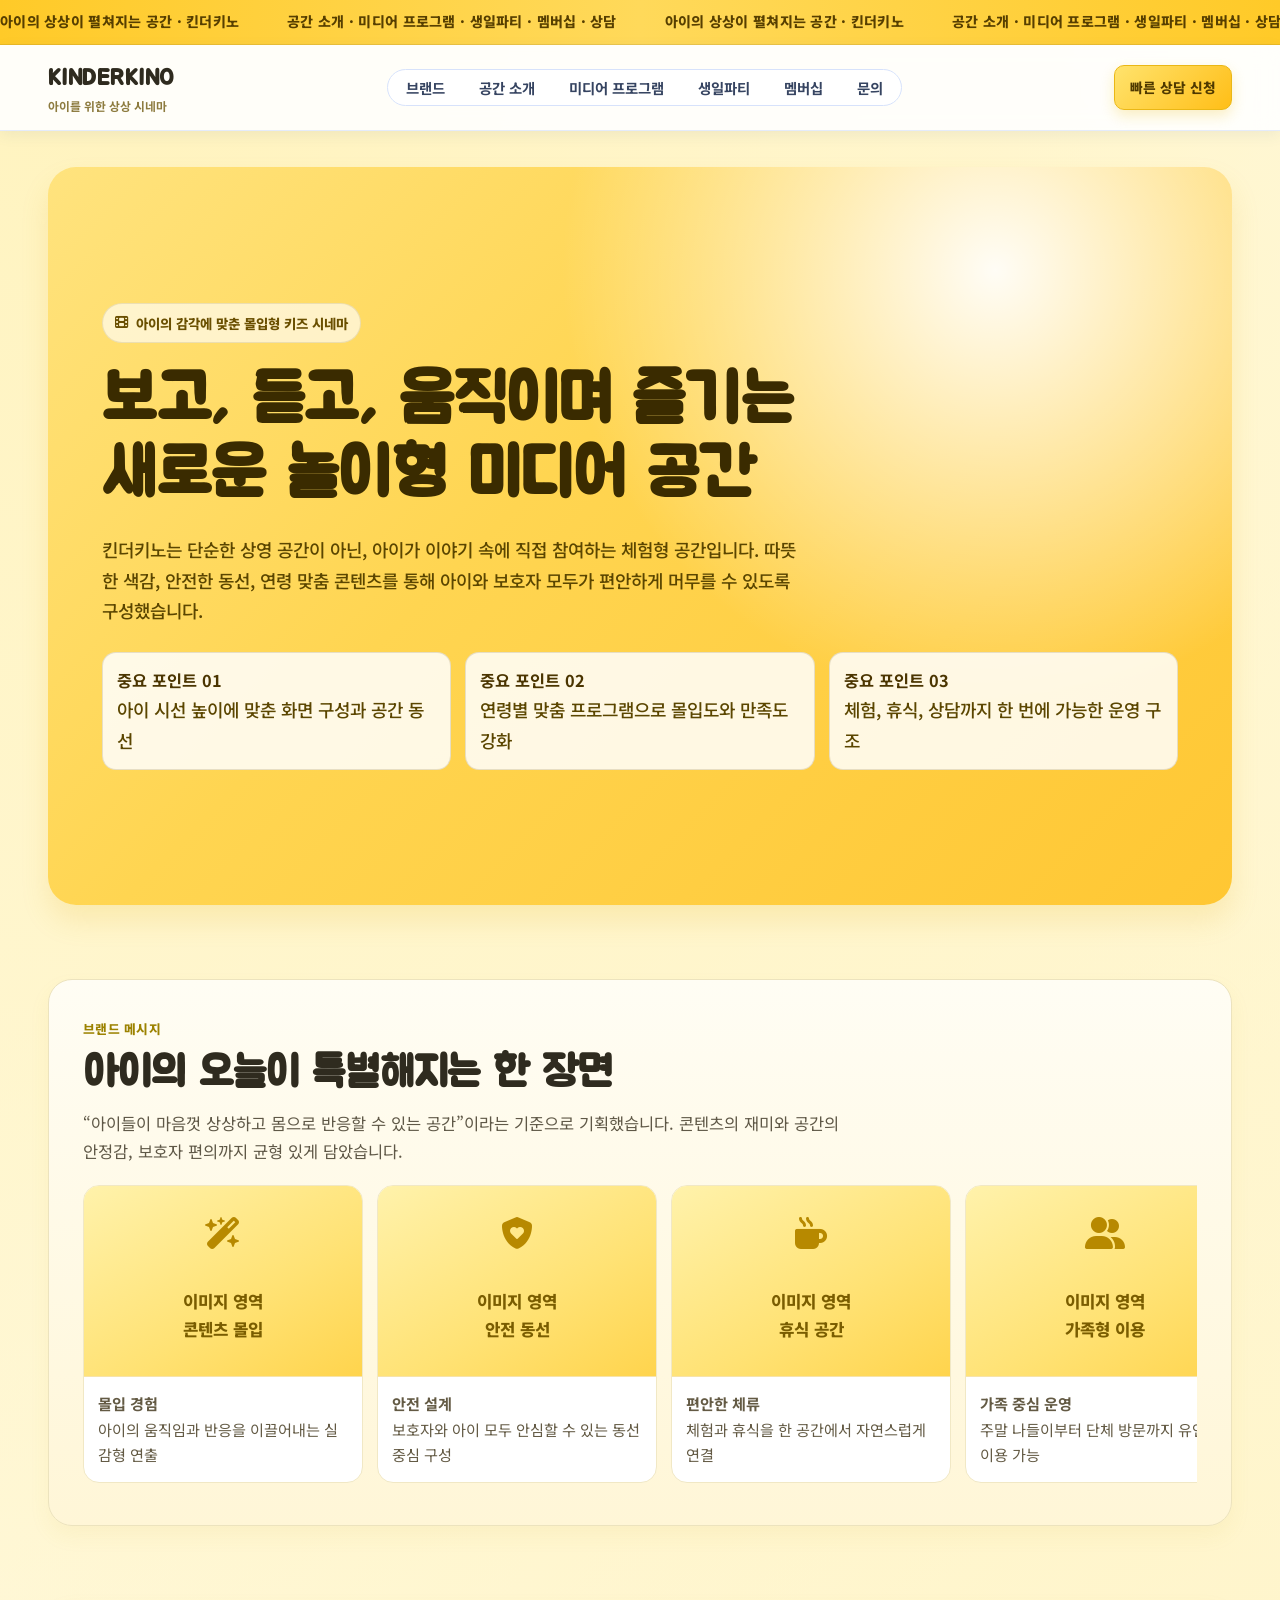
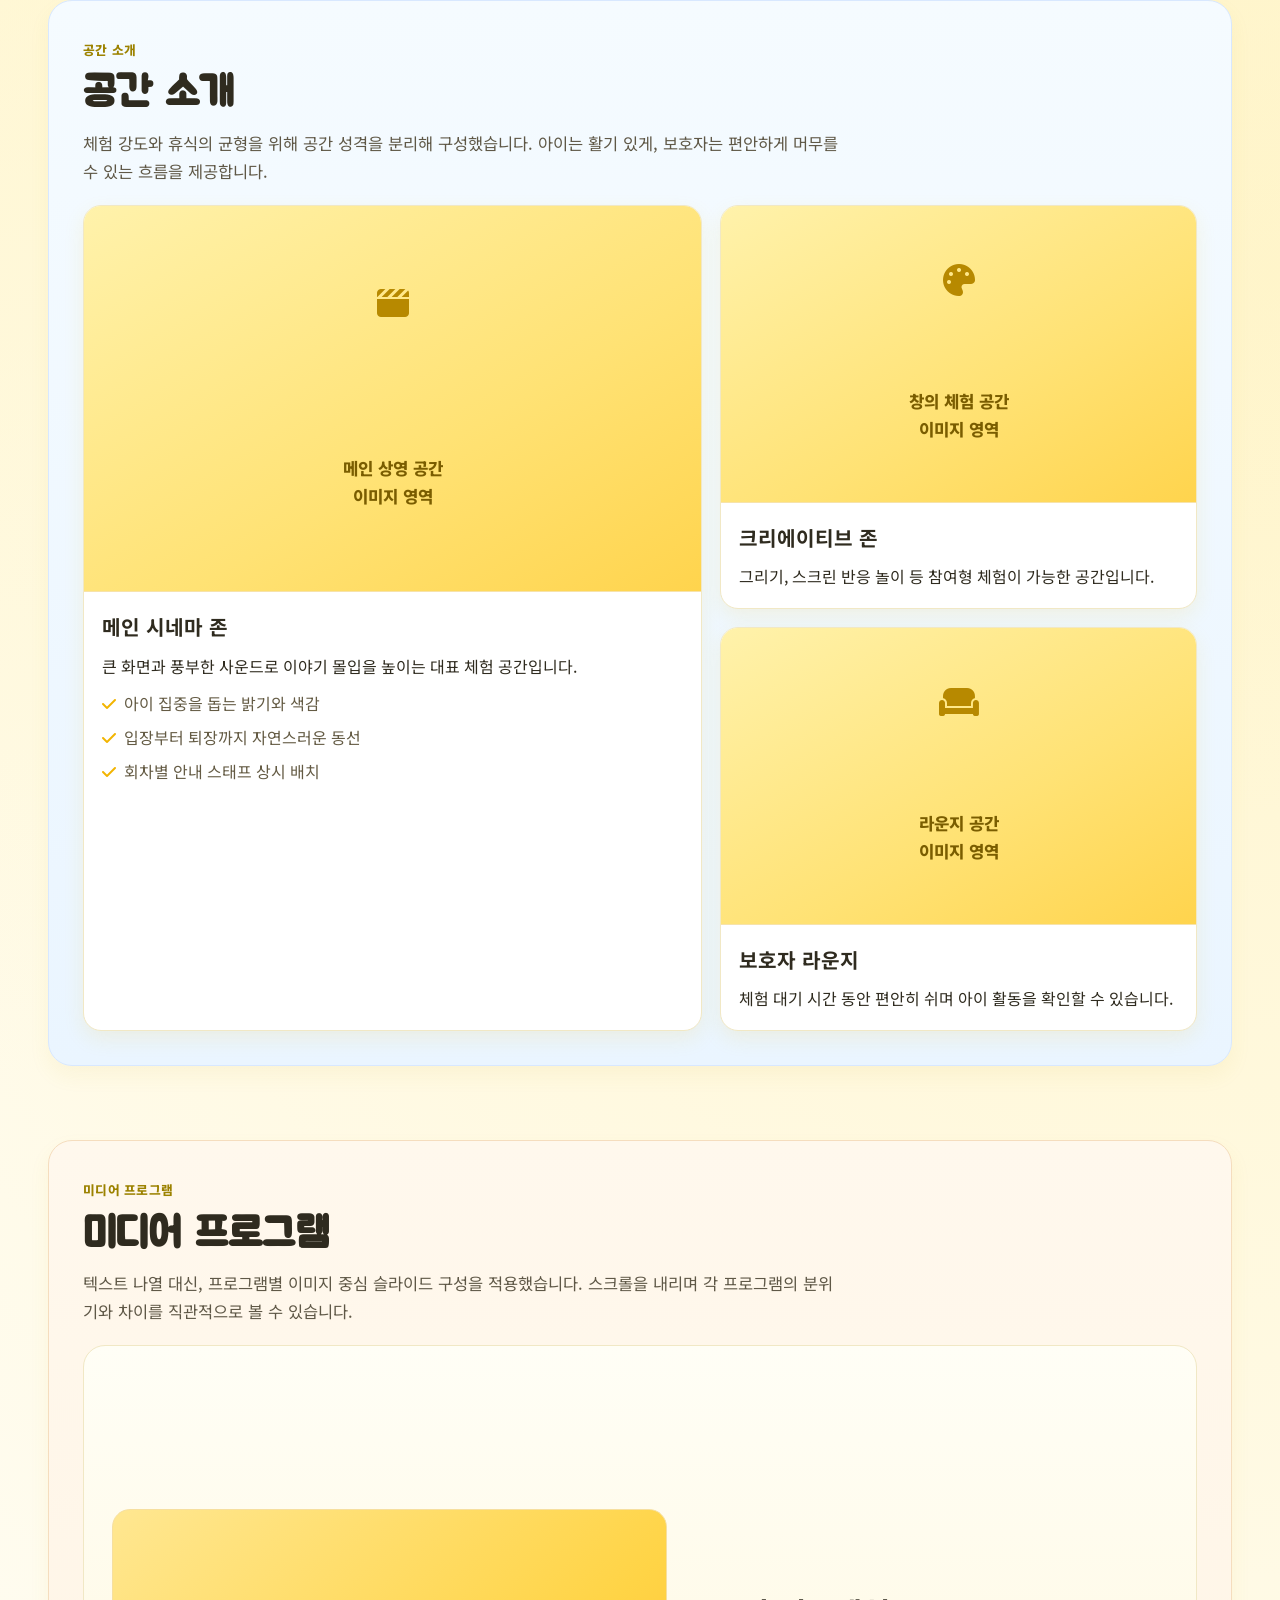
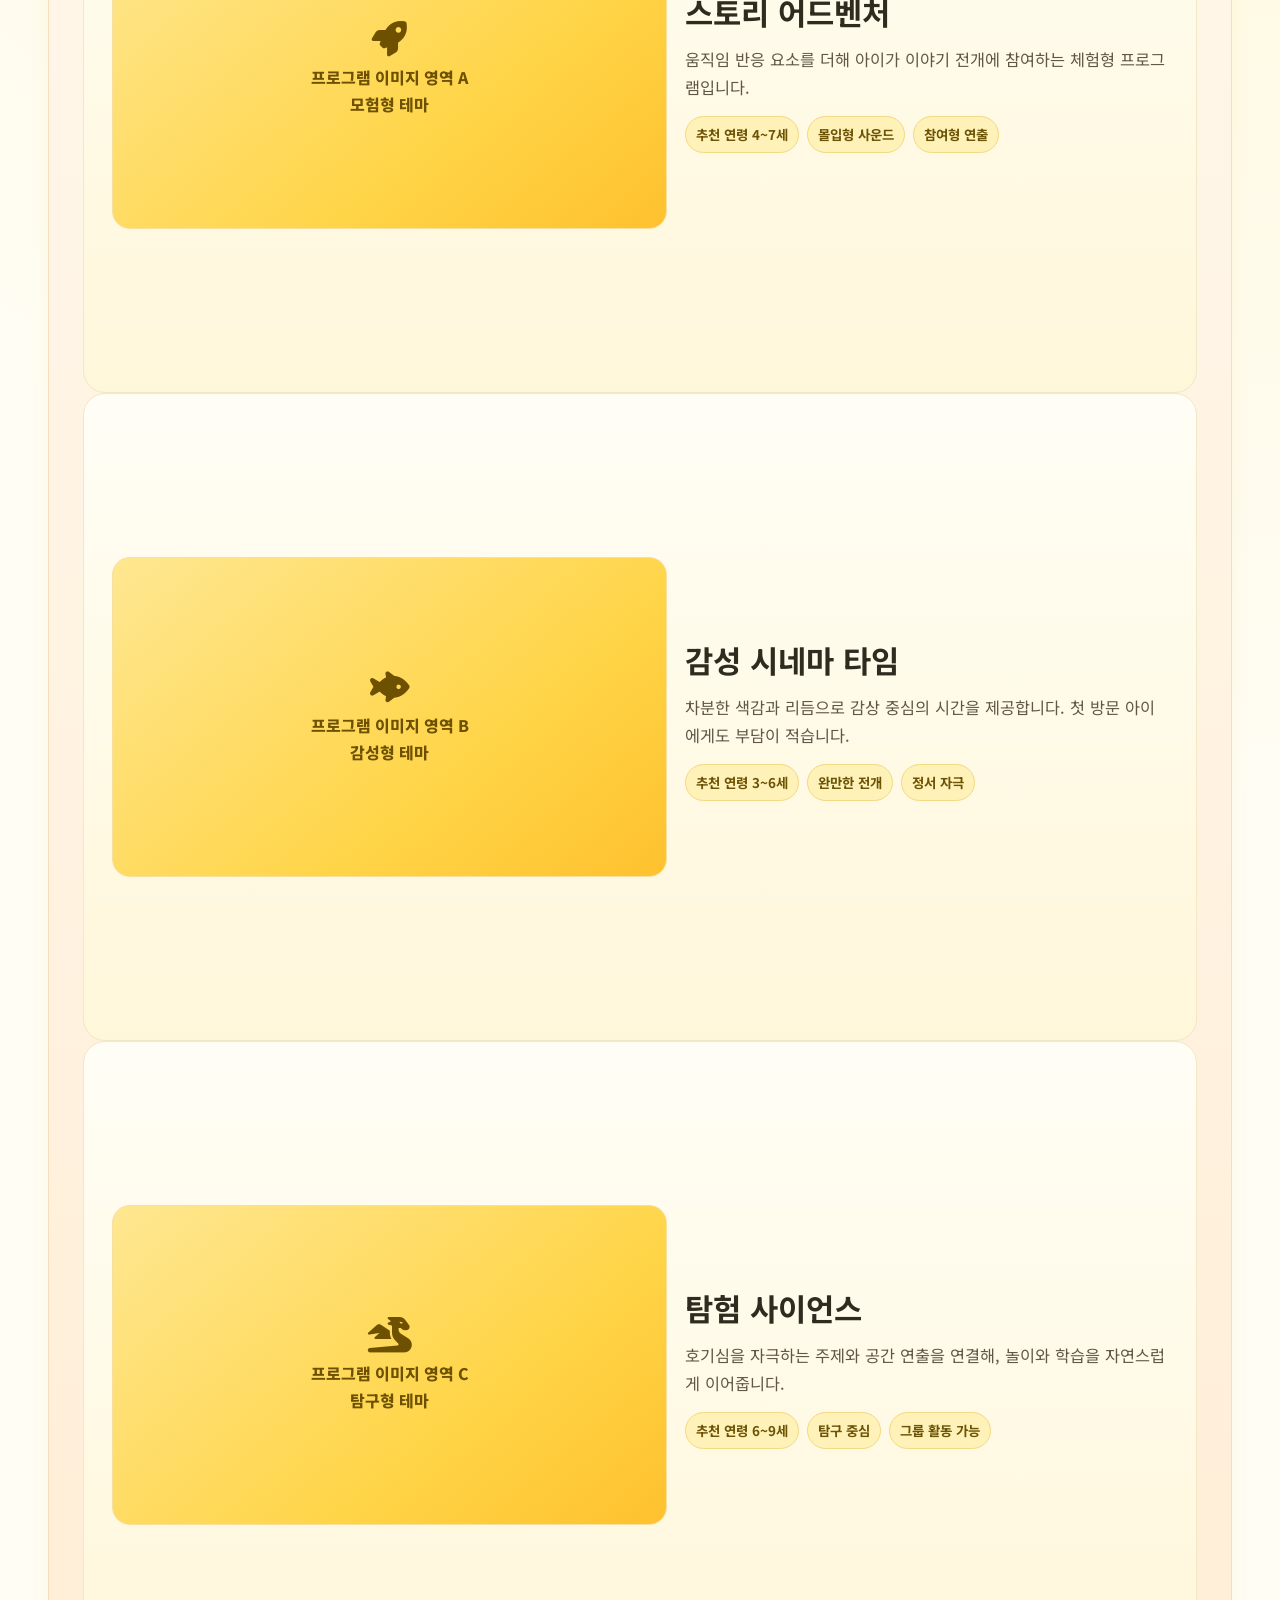
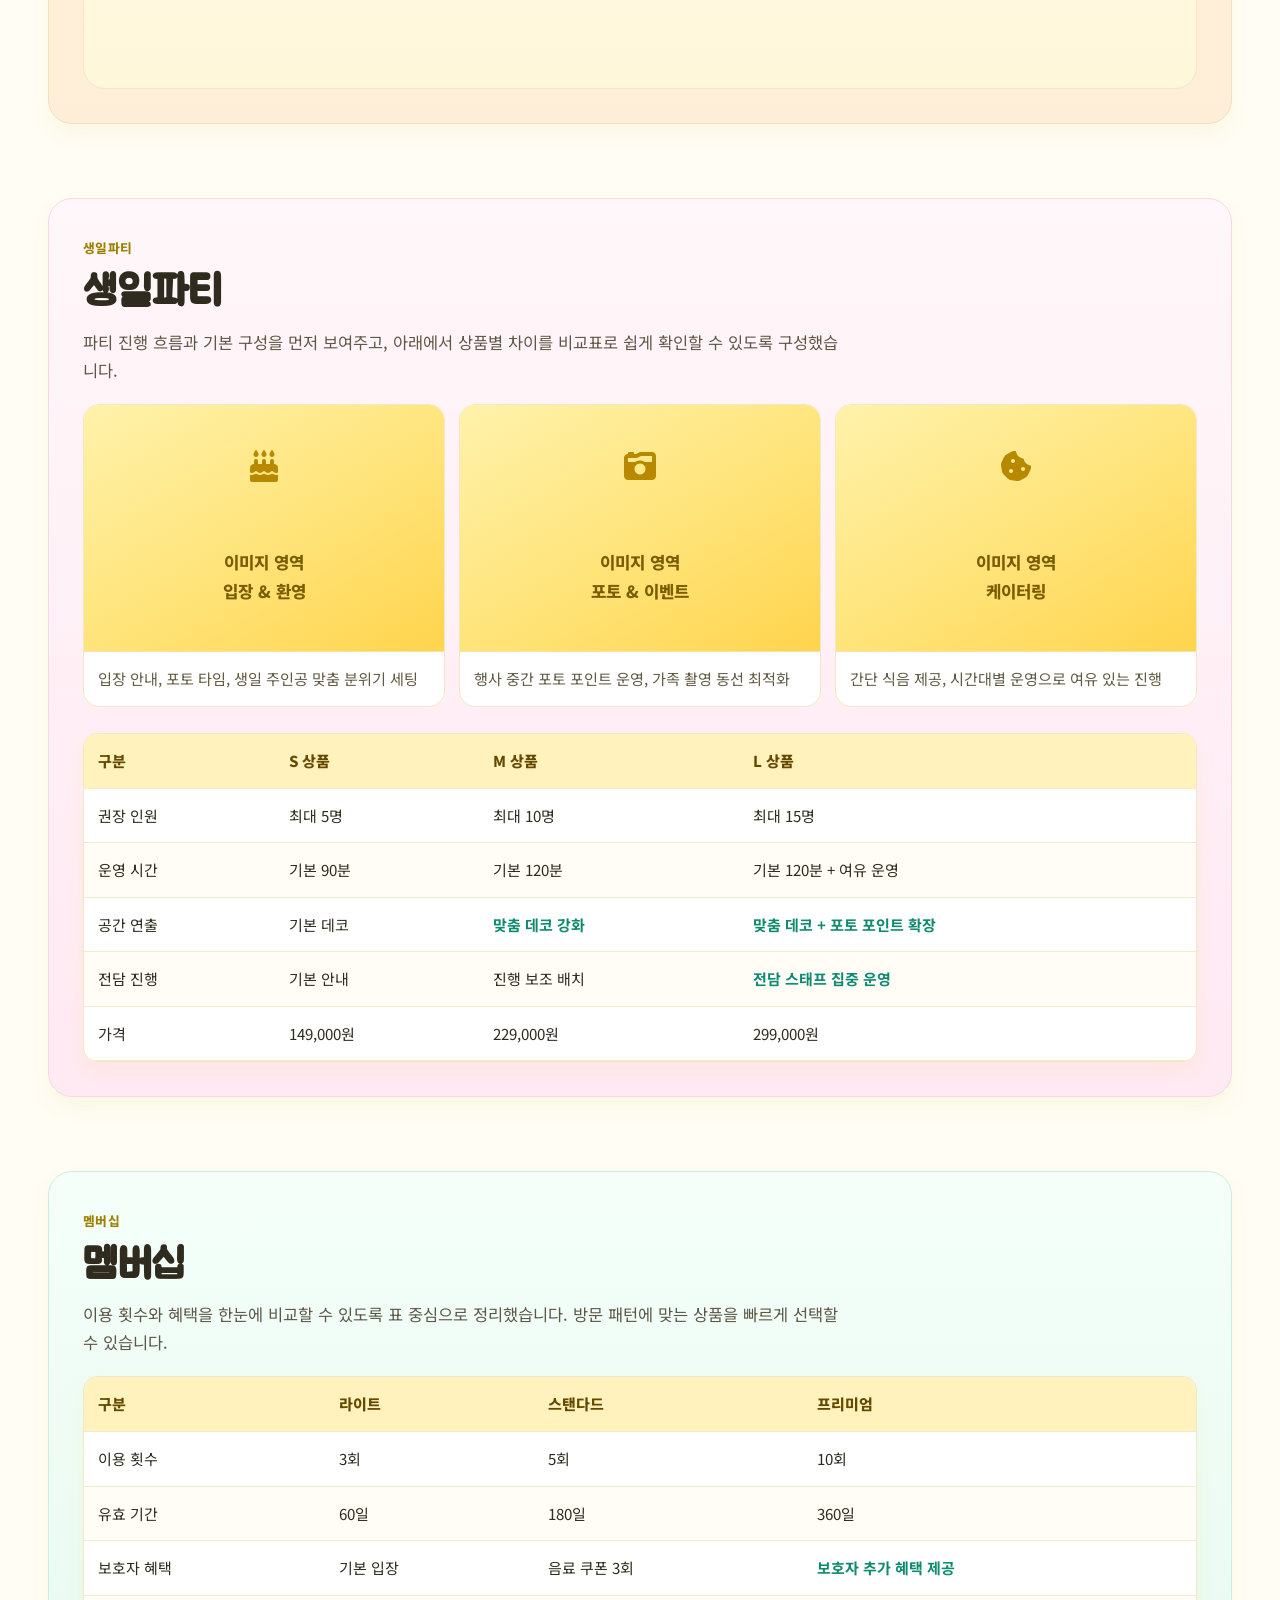
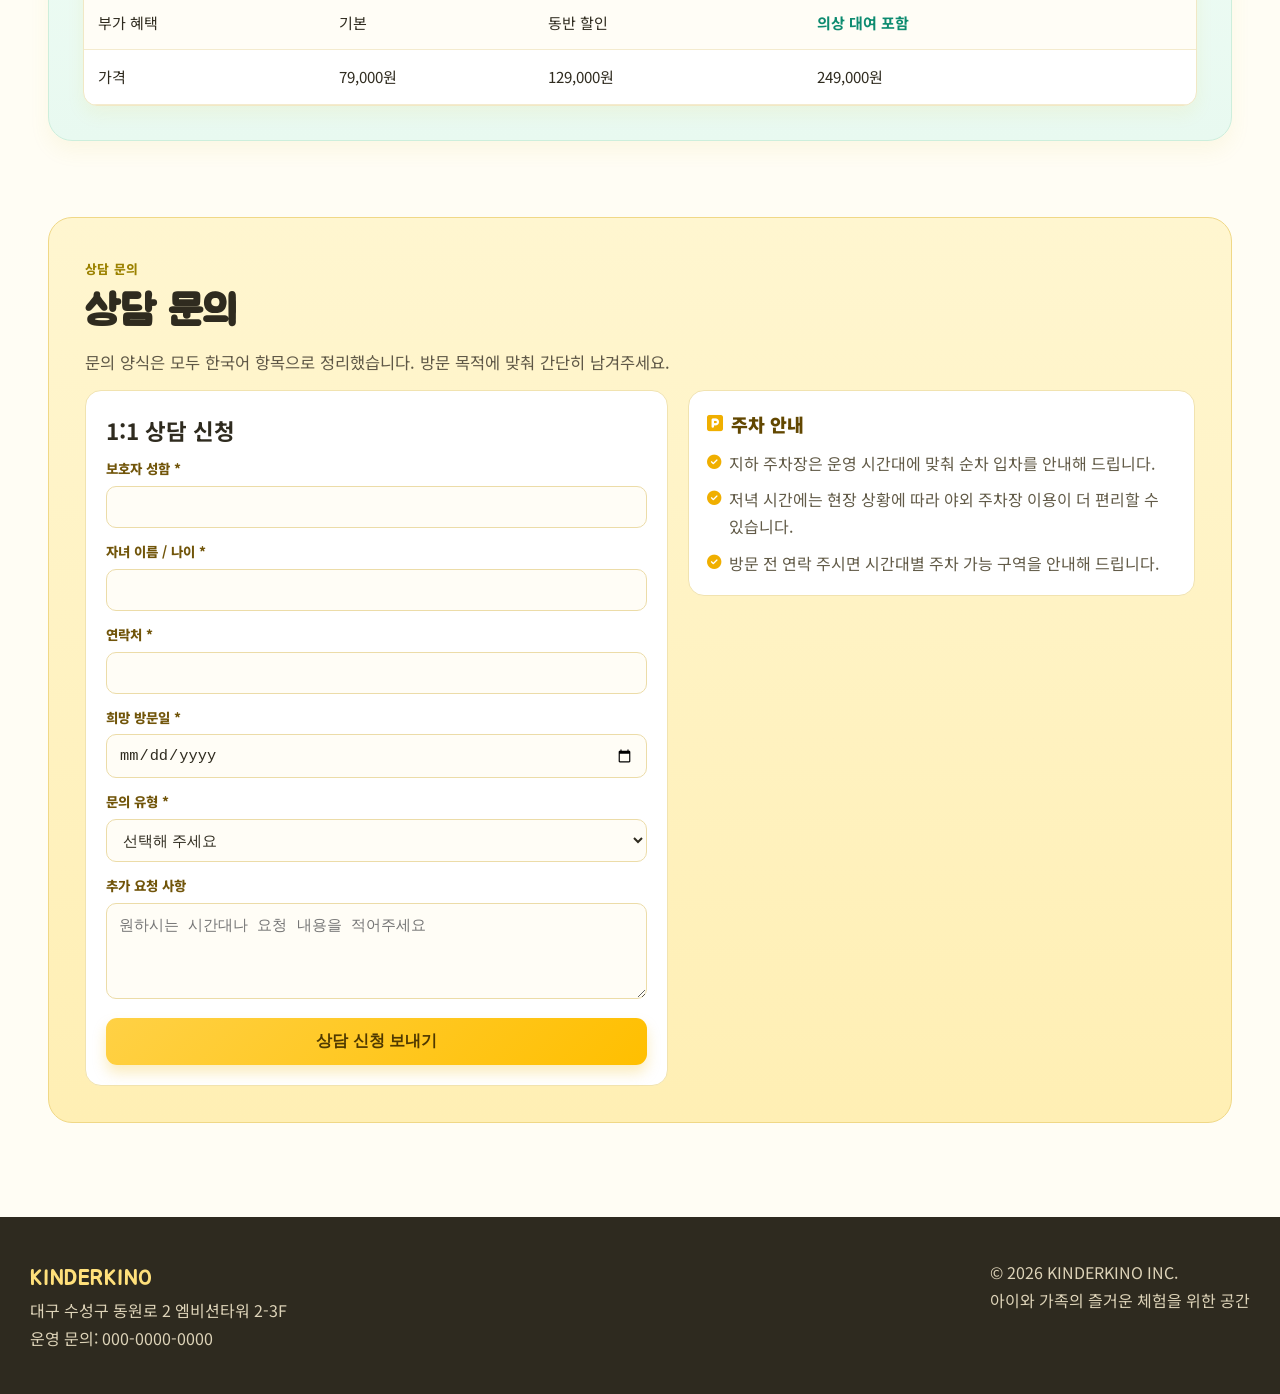
<file: kinderkino-vercel-ready/index.html>
<!DOCTYPE html>
<html lang="ko">
<head>
    <meta charset="UTF-8" />
    <meta name="viewport" content="width=device-width, initial-scale=1.0" />
    <title>킨더키노 | 아이를 위한 상상 시네마</title>
    <link rel="stylesheet" href="https://cdnjs.cloudflare.com/ajax/libs/font-awesome/6.5.1/css/all.min.css" />
    <link rel="preconnect" href="https://fonts.googleapis.com" />
    <link rel="preconnect" href="https://fonts.gstatic.com" crossorigin />
    <link href="https://fonts.googleapis.com/css2?family=Jua&family=Noto+Sans+KR:wght@400;500;700;800;900&display=swap" rel="stylesheet" />
    <style>
        :root {
            --bg: #fffdf4;
            --surface: #ffffff;
            --surface-soft: #fff8d8;
            --yellow-1: #ffd54f;
            --yellow-2: #ffbf00;
            --yellow-3: #f2a900;
            --mint: #5dc9b4;
            --blue: #4d90ff;
            --text-1: #2f2b1f;
            --text-2: #5f5847;
            --line: #f1e8c5;
            --shadow: 0 16px 28px rgba(223, 170, 0, 0.15);
        }

        * {
            margin: 0;
            padding: 0;
            box-sizing: border-box;
        }

        html {
            scroll-behavior: smooth;
        }

        body {
            font-family: "Noto Sans KR", "Malgun Gothic", sans-serif;
            color: var(--text-1);
            background:
                radial-gradient(circle at 10% 0%, #fff3bd 0%, transparent 34%),
                radial-gradient(circle at 100% 24%, #fff5cd 0%, transparent 35%),
                var(--bg);
            line-height: 1.7;
            overflow-x: hidden;
        }

        .skip {
            position: absolute;
            left: -9999px;
        }

        .ticker {
            background: linear-gradient(90deg, #ffca28, #ffd95a, #ffca28);
            color: #573f00;
            font-weight: 800;
            font-size: 0.88rem;
            letter-spacing: 0.02em;
            border-bottom: 1px solid rgba(87, 63, 0, 0.12);
            overflow: hidden;
            white-space: nowrap;
        }

        .ticker-track {
            display: inline-flex;
            min-width: 100%;
            padding: 10px 0;
            animation: tickerMove 28s linear infinite;
        }

        .ticker-track span {
            margin-right: 48px;
        }

        @keyframes tickerMove {
            from { transform: translateX(0); }
            to { transform: translateX(-50%); }
        }

        .site-header {
            position: sticky;
            top: 0;
            z-index: 50;
            backdrop-filter: blur(10px);
            background: rgba(255, 255, 255, 0.9);
            border-bottom: 1px solid #e4ebfb;
            box-shadow: 0 4px 14px rgba(52, 85, 140, 0.08);
        }

        .header-inner {
            max-width: 1220px;
            margin: 0 auto;
            padding: 14px 18px;
            display: flex;
            align-items: center;
            justify-content: space-between;
            gap: 16px;
            flex-wrap: wrap;
        }

        .logo {
            text-decoration: none;
            color: var(--text-1);
            display: inline-flex;
            align-items: center;
            gap: 4px;
        }

        .logo-text {
            font-family: "Jua", sans-serif;
            font-size: 1.45rem;
            letter-spacing: 0.02em;
        }

        .logo-sub {
            display: block;
            font-size: 0.74rem;
            font-weight: 700;
            color: #8d7b3f;
            margin-top: -2px;
        }

        .nav {
            display: flex;
            list-style: none;
            gap: 6px;
            background: #ffffff;
            border: 1px solid #d7e2fb;
            padding: 4px;
            border-radius: 999px;
            flex-wrap: wrap;
            justify-content: center;
            box-shadow: inset 0 1px 0 rgba(255, 255, 255, 0.9);
        }

        .nav a {
            text-decoration: none;
            color: #364461;
            font-size: 0.9rem;
            font-weight: 700;
            padding: 8px 14px;
            border-radius: 999px;
            transition: all 0.22s ease;
        }

        .nav a.active {
            background: linear-gradient(135deg, #2f8cff, #53beff);
            color: #ffffff;
            box-shadow: 0 6px 12px rgba(47, 140, 255, 0.28);
        }

        .nav a:hover {
            background: #ffe175;
            color: #5b4100;
        }

        .quick-btn {
            text-decoration: none;
            font-weight: 800;
            color: #4f3900;
            background: linear-gradient(135deg, #ffe36d, #ffbe17);
            border: 1px solid #eab715;
            border-radius: 10px;
            padding: 10px 15px;
            font-size: 0.86rem;
            box-shadow: 0 6px 14px rgba(234, 183, 21, 0.24);
        }

        main {
            max-width: 1220px;
            margin: 0 auto;
            padding: 18px;
        }

        .hero {
            min-height: 82vh;
            border-radius: 28px;
            margin-top: 18px;
            padding: clamp(26px, 4.6vw, 54px);
            background:
                radial-gradient(circle at 80% 14%, rgba(255, 255, 255, 0.95) 0%, rgba(255, 255, 255, 0) 38%),
                linear-gradient(135deg, #ffe37e 0%, #ffd551 42%, #ffc733 100%);
            position: relative;
            overflow: hidden;
            box-shadow: var(--shadow);
            display: grid;
            align-content: center;
            gap: 22px;
        }

        .kicker {
            display: inline-flex;
            align-items: center;
            gap: 8px;
            width: fit-content;
            background: rgba(255, 255, 255, 0.64);
            border: 1px solid rgba(99, 72, 0, 0.12);
            color: #6a4f00;
            padding: 8px 12px;
            border-radius: 999px;
            font-weight: 800;
            font-size: 0.84rem;
        }

        .hero h1 {
            font-family: "Jua", sans-serif;
            font-size: clamp(2rem, 5.3vw, 4.1rem);
            line-height: 1.12;
            letter-spacing: 0.01em;
            color: #3a2b00;
            max-width: 760px;
        }

        .hero p {
            max-width: 700px;
            font-size: clamp(1rem, 1.4vw, 1.16rem);
            color: #5b4600;
            font-weight: 500;
        }

        .point-row {
            display: grid;
            grid-template-columns: repeat(3, minmax(0, 1fr));
            gap: 14px;
            margin-top: 4px;
        }

        .point {
            background: rgba(255, 255, 255, 0.85);
            border: 1px solid rgba(95, 67, 0, 0.15);
            border-radius: 14px;
            padding: 14px;
        }

        .point b {
            color: #4b3500;
            font-size: 1.02rem;
        }

        .section {
            margin-top: 74px;
            padding: clamp(20px, 3.2vw, 34px);
            border-radius: 24px;
            border: 1px solid #ece3be;
            box-shadow: 0 10px 20px rgba(206, 173, 48, 0.08);
        }

        #brand {
            background: linear-gradient(180deg, #fffdf4, #fff6d7);
        }

        #space {
            background: linear-gradient(180deg, #f5fbff, #eaf5ff);
            border-color: #d8e8ff;
        }

        #program {
            background: linear-gradient(180deg, #fff8ed, #ffeed7);
            border-color: #f5ddbe;
        }

        #birthday {
            background: linear-gradient(180deg, #fff7fa, #ffe9f2);
            border-color: #f7d8e6;
        }

        #membership {
            background: linear-gradient(180deg, #f4fff9, #e8f9f0);
            border-color: #cdeedc;
        }

        .section-head {
            margin-bottom: 20px;
        }

        .section-head small {
            font-weight: 800;
            color: #9c8200;
            letter-spacing: 0.02em;
            font-size: 0.8rem;
        }

        .section-head h2 {
            font-family: "Jua", sans-serif;
            font-size: clamp(1.55rem, 3.8vw, 2.65rem);
            line-height: 1.2;
            margin-top: 6px;
        }

        .section-head p {
            color: var(--text-2);
            margin-top: 10px;
            max-width: 760px;
            font-size: 1.03rem;
        }

        .space-grid {
            display: grid;
            grid-template-columns: 1.3fr 1fr;
            gap: 18px;
        }

        .space-card {
            background: var(--surface);
            border: 1px solid var(--line);
            border-radius: 18px;
            overflow: hidden;
            box-shadow: 0 8px 20px rgba(243, 198, 29, 0.12);
        }

        .img-box {
            aspect-ratio: 16 / 10;
            background: linear-gradient(150deg, #fff2ab, #ffe274 60%, #ffd44d);
            border-bottom: 1px solid #f7e3aa;
            display: grid;
            place-items: center;
            color: #7a5d00;
            font-weight: 800;
            font-size: 1.05rem;
            gap: 6px;
            text-align: center;
            padding: 16px;
        }

        .img-box i {
            font-size: 2rem;
            color: #b78900;
        }

        .space-card .txt {
            padding: 18px;
        }

        .space-card h3 {
            font-size: 1.26rem;
            margin-bottom: 8px;
        }

        .space-list {
            list-style: none;
            margin-top: 10px;
        }

        .space-list li {
            margin-top: 7px;
            color: #645b44;
        }

        .space-list li i {
            color: #f2b400;
            margin-right: 8px;
        }

        .story-stack {
            display: grid;
            gap: 18px;
        }

        .story-slide {
            min-height: 72vh;
            border-radius: 22px;
            border: 1px solid var(--line);
            background: linear-gradient(180deg, #fffef6, #fff7da);
            padding: clamp(18px, 4vw, 28px);
            display: grid;
            grid-template-columns: 1.15fr 1fr;
            gap: 18px;
            align-items: center;
        }

        .story-visual {
            min-height: 320px;
            border-radius: 18px;
            border: 1px solid #f6df9f;
            background: linear-gradient(140deg, #ffe791, #ffd446 65%, #ffc12e);
            display: grid;
            place-items: center;
            text-align: center;
            font-weight: 800;
            color: #6e5100;
            padding: 18px;
        }

        .story-visual i {
            font-size: 2.2rem;
            display: block;
            margin-bottom: 8px;
        }

        .story-copy h3 {
            font-size: clamp(1.4rem, 2.4vw, 2rem);
            margin-bottom: 8px;
        }

        .story-copy p {
            color: #5f5848;
            font-size: 1.02rem;
            margin-bottom: 14px;
        }

        .chips {
            display: flex;
            flex-wrap: wrap;
            gap: 8px;
        }

        .chip {
            background: #fff2b8;
            border: 1px solid #f2d984;
            border-radius: 999px;
            padding: 6px 10px;
            font-size: 0.84rem;
            font-weight: 700;
            color: #6d5305;
        }

        .horizontal-rail {
            display: grid;
            grid-auto-flow: column;
            grid-auto-columns: minmax(280px, 34%);
            gap: 14px;
            overflow-x: auto;
            padding-bottom: 8px;
            scroll-snap-type: x mandatory;
        }

        .rail-item {
            scroll-snap-align: start;
            border-radius: 16px;
            background: #fff;
            border: 1px solid var(--line);
            overflow: hidden;
        }

        .rail-item .img-box {
            aspect-ratio: 16 / 11;
        }

        .rail-item .txt {
            padding: 14px;
            font-size: 0.95rem;
            color: #635a44;
        }

        .table-wrap {
            border: 1px solid var(--line);
            border-radius: 14px;
            overflow-x: auto;
            background: #fff;
            box-shadow: 0 8px 18px rgba(237, 194, 26, 0.08);
        }

        table {
            width: 100%;
            border-collapse: collapse;
            min-width: 680px;
        }

        th,
        td {
            border-bottom: 1px solid #f4ebce;
            padding: 14px;
            text-align: left;
            font-size: 0.94rem;
        }

        th {
            background: #fff2bc;
            color: #644900;
            font-weight: 800;
        }

        tr:nth-child(even) td {
            background: #fffdf6;
        }

        .good {
            color: #0d8b70;
            font-weight: 700;
        }

        .inquiry {
            background: linear-gradient(180deg, #fff6d0, #ffefb4);
            border: 1px solid #f0d886;
            border-radius: 24px;
            padding: clamp(20px, 4vw, 36px);
            margin-top: 76px;
        }

        .inquiry-grid {
            display: grid;
            grid-template-columns: 1.15fr 1fr;
            gap: 20px;
            align-items: start;
        }

        .inquiry-panel {
            background: #fff;
            border: 1px solid #f1e3b0;
            border-radius: 16px;
            padding: 20px;
        }

        .inquiry-panel h3 {
            font-size: 1.4rem;
            margin-bottom: 8px;
        }

        .form-row {
            margin-bottom: 12px;
        }

        label {
            display: block;
            font-size: 0.84rem;
            font-weight: 800;
            color: #71550a;
            margin-bottom: 6px;
        }

        input,
        select,
        textarea {
            width: 100%;
            border: 1px solid #ecdca8;
            border-radius: 10px;
            padding: 11px 12px;
            font-size: 0.96rem;
            background: #fffdf6;
            color: var(--text-1);
        }

        textarea {
            min-height: 96px;
            resize: vertical;
        }

        .submit {
            width: 100%;
            border: 0;
            border-radius: 11px;
            padding: 13px;
            cursor: pointer;
            font-size: 1rem;
            font-weight: 800;
            color: #4f3900;
            background: linear-gradient(135deg, #ffd145, #ffbf00);
            box-shadow: 0 8px 14px rgba(239, 183, 0, 0.25);
        }

        .park-card {
            background: #fff;
            border: 1px solid #f1e3b0;
            border-radius: 16px;
            padding: 18px;
        }

        .park-title {
            font-size: 1.14rem;
            font-weight: 900;
            color: #624700;
            display: flex;
            align-items: center;
            gap: 8px;
        }

        .park-title i {
            color: #f0af00;
        }

        .park-list {
            list-style: none;
            margin-top: 10px;
        }

        .park-list li {
            margin-top: 9px;
            color: #625b48;
            display: flex;
            gap: 8px;
        }

        .park-list li i {
            margin-top: 5px;
            color: #f0af00;
            font-size: 0.9rem;
        }

        .footer {
            margin-top: 76px;
            background: #2e2a1f;
            color: #ddd3b8;
            padding: 42px 18px;
        }

        .footer-inner {
            max-width: 1220px;
            margin: 0 auto;
            display: flex;
            justify-content: space-between;
            gap: 20px;
            flex-wrap: wrap;
        }

        .brand-title {
            font-family: "Jua", sans-serif;
            color: #ffe07b;
            font-size: 1.4rem;
            letter-spacing: 0.02em;
        }

        .reveal {
            opacity: 0;
            transform: translateY(24px);
            transition: opacity 0.6s ease, transform 0.6s ease;
        }

        .reveal.on {
            opacity: 1;
            transform: translateY(0);
        }

        @media (max-width: 1080px) {
            .point-row,
            .space-grid,
            .story-slide,
            .inquiry-grid {
                grid-template-columns: 1fr;
            }

            .story-slide {
                min-height: auto;
            }

            .horizontal-rail {
                grid-auto-columns: minmax(260px, 84%);
            }
        }

        @media (max-width: 760px) {
            .header-inner {
                justify-content: center;
            }

            .logo {
                width: 100%;
                justify-content: center;
            }

            .quick-btn {
                width: 100%;
                text-align: center;
            }

            .hero {
                min-height: 76vh;
            }

            .hero h1 {
                font-size: clamp(1.8rem, 8.5vw, 2.4rem);
            }
        }
    </style>
</head>
<body>
    <a class="skip" href="#content">본문 바로가기</a>

    <div class="ticker" aria-hidden="true">
        <div class="ticker-track">
            <span>아이의 상상이 펼쳐지는 공간 · 킨더키노</span>
            <span>공간 소개 · 미디어 프로그램 · 생일파티 · 멤버십 · 상담</span>
            <span>아이의 상상이 펼쳐지는 공간 · 킨더키노</span>
            <span>공간 소개 · 미디어 프로그램 · 생일파티 · 멤버십 · 상담</span>
        </div>
    </div>

    <header class="site-header">
        <div class="header-inner">
            <a class="logo" href="#top">
                <span>
                    <strong class="logo-text">KINDERKINO</strong>
                    <span class="logo-sub">아이를 위한 상상 시네마</span>
                </span>
            </a>
            <nav aria-label="주요 메뉴">
                <ul class="nav">
                    <li><a href="#brand">브랜드</a></li>
                    <li><a href="#space">공간 소개</a></li>
                    <li><a href="#program">미디어 프로그램</a></li>
                    <li><a href="#birthday">생일파티</a></li>
                    <li><a href="#membership">멤버십</a></li>
                    <li><a href="#inquiry">문의</a></li>
                </ul>
            </nav>
            <a class="quick-btn" href="#inquiry">빠른 상담 신청</a>
        </div>
    </header>

    <main id="content">
        <section id="top" class="hero reveal">
            <span class="kicker"><i class="fa-solid fa-film"></i> 아이의 감각에 맞춘 몰입형 키즈 시네마</span>
            <h1>
                보고, 듣고, 움직이며 즐기는<br />
                새로운 놀이형 미디어 공간
            </h1>
            <p>
                킨더키노는 단순한 상영 공간이 아닌, 아이가 이야기 속에 직접 참여하는 체험형 공간입니다.
                따뜻한 색감, 안전한 동선, 연령 맞춤 콘텐츠를 통해 아이와 보호자 모두가 편안하게 머무를 수 있도록 구성했습니다.
            </p>
            <div class="point-row">
                <article class="point">
                    <b>중요 포인트 01</b>
                    <p>아이 시선 높이에 맞춘 화면 구성과 공간 동선</p>
                </article>
                <article class="point">
                    <b>중요 포인트 02</b>
                    <p>연령별 맞춤 프로그램으로 몰입도와 만족도 강화</p>
                </article>
                <article class="point">
                    <b>중요 포인트 03</b>
                    <p>체험, 휴식, 상담까지 한 번에 가능한 운영 구조</p>
                </article>
            </div>
        </section>

        <section id="brand" class="section reveal">
            <div class="section-head">
                <small>브랜드 메시지</small>
                <h2>아이의 오늘이 특별해지는 한 장면</h2>
                <p>
                    “아이들이 마음껏 상상하고 몸으로 반응할 수 있는 공간”이라는 기준으로 기획했습니다.
                    콘텐츠의 재미와 공간의 안정감, 보호자 편의까지 균형 있게 담았습니다.
                </p>
            </div>
            <div class="horizontal-rail" aria-label="브랜드 핵심 가치">
                <article class="rail-item">
                    <div class="img-box"><i class="fa-solid fa-wand-magic-sparkles"></i>이미지 영역<br />콘텐츠 몰입</div>
                    <div class="txt"><strong>몰입 경험</strong><br />아이의 움직임과 반응을 이끌어내는 실감형 연출</div>
                </article>
                <article class="rail-item">
                    <div class="img-box"><i class="fa-solid fa-shield-heart"></i>이미지 영역<br />안전 동선</div>
                    <div class="txt"><strong>안전 설계</strong><br />보호자와 아이 모두 안심할 수 있는 동선 중심 구성</div>
                </article>
                <article class="rail-item">
                    <div class="img-box"><i class="fa-solid fa-mug-hot"></i>이미지 영역<br />휴식 공간</div>
                    <div class="txt"><strong>편안한 체류</strong><br />체험과 휴식을 한 공간에서 자연스럽게 연결</div>
                </article>
                <article class="rail-item">
                    <div class="img-box"><i class="fa-solid fa-user-group"></i>이미지 영역<br />가족형 이용</div>
                    <div class="txt"><strong>가족 중심 운영</strong><br />주말 나들이부터 단체 방문까지 유연한 이용 가능</div>
                </article>
            </div>
        </section>

        <section id="space" class="section reveal">
            <div class="section-head">
                <small>공간 소개</small>
                <h2>공간 소개</h2>
                <p>
                    체험 강도와 휴식의 균형을 위해 공간 성격을 분리해 구성했습니다.
                    아이는 활기 있게, 보호자는 편안하게 머무를 수 있는 흐름을 제공합니다.
                </p>
            </div>
            <div class="space-grid">
                <article class="space-card">
                    <div class="img-box"><i class="fa-solid fa-clapperboard"></i>메인 상영 공간<br />이미지 영역</div>
                    <div class="txt">
                        <h3>메인 시네마 존</h3>
                        <p>큰 화면과 풍부한 사운드로 이야기 몰입을 높이는 대표 체험 공간입니다.</p>
                        <ul class="space-list">
                            <li><i class="fa-solid fa-check"></i>아이 집중을 돕는 밝기와 색감</li>
                            <li><i class="fa-solid fa-check"></i>입장부터 퇴장까지 자연스러운 동선</li>
                            <li><i class="fa-solid fa-check"></i>회차별 안내 스태프 상시 배치</li>
                        </ul>
                    </div>
                </article>
                <div class="story-stack">
                    <article class="space-card">
                        <div class="img-box"><i class="fa-solid fa-palette"></i>창의 체험 공간<br />이미지 영역</div>
                        <div class="txt">
                            <h3>크리에이티브 존</h3>
                            <p>그리기, 스크린 반응 놀이 등 참여형 체험이 가능한 공간입니다.</p>
                        </div>
                    </article>
                    <article class="space-card">
                        <div class="img-box"><i class="fa-solid fa-couch"></i>라운지 공간<br />이미지 영역</div>
                        <div class="txt">
                            <h3>보호자 라운지</h3>
                            <p>체험 대기 시간 동안 편안히 쉬며 아이 활동을 확인할 수 있습니다.</p>
                        </div>
                    </article>
                </div>
            </div>
        </section>

        <section id="program" class="section reveal">
            <div class="section-head">
                <small>미디어 프로그램</small>
                <h2>미디어 프로그램</h2>
                <p>
                    텍스트 나열 대신, 프로그램별 이미지 중심 슬라이드 구성을 적용했습니다.
                    스크롤을 내리며 각 프로그램의 분위기와 차이를 직관적으로 볼 수 있습니다.
                </p>
            </div>

            <article class="story-slide">
                <div class="story-visual"><span><i class="fa-solid fa-rocket"></i>프로그램 이미지 영역 A<br />모험형 테마</span></div>
                <div class="story-copy">
                    <h3>스토리 어드벤처</h3>
                    <p>움직임 반응 요소를 더해 아이가 이야기 전개에 참여하는 체험형 프로그램입니다.</p>
                    <div class="chips">
                        <span class="chip">추천 연령 4~7세</span>
                        <span class="chip">몰입형 사운드</span>
                        <span class="chip">참여형 연출</span>
                    </div>
                </div>
            </article>

            <article class="story-slide">
                <div class="story-visual"><span><i class="fa-solid fa-fish-fins"></i>프로그램 이미지 영역 B<br />감성형 테마</span></div>
                <div class="story-copy">
                    <h3>감성 시네마 타임</h3>
                    <p>차분한 색감과 리듬으로 감상 중심의 시간을 제공합니다. 첫 방문 아이에게도 부담이 적습니다.</p>
                    <div class="chips">
                        <span class="chip">추천 연령 3~6세</span>
                        <span class="chip">완만한 전개</span>
                        <span class="chip">정서 자극</span>
                    </div>
                </div>
            </article>

            <article class="story-slide">
                <div class="story-visual"><span><i class="fa-solid fa-dragon"></i>프로그램 이미지 영역 C<br />탐구형 테마</span></div>
                <div class="story-copy">
                    <h3>탐험 사이언스</h3>
                    <p>호기심을 자극하는 주제와 공간 연출을 연결해, 놀이와 학습을 자연스럽게 이어줍니다.</p>
                    <div class="chips">
                        <span class="chip">추천 연령 6~9세</span>
                        <span class="chip">탐구 중심</span>
                        <span class="chip">그룹 활동 가능</span>
                    </div>
                </div>
            </article>
        </section>

        <section id="birthday" class="section reveal">
            <div class="section-head">
                <small>생일파티</small>
                <h2>생일파티</h2>
                <p>
                    파티 진행 흐름과 기본 구성을 먼저 보여주고, 아래에서 상품별 차이를 비교표로 쉽게 확인할 수 있도록 구성했습니다.
                </p>
            </div>
            <div class="horizontal-rail" aria-label="생일파티 구성">
                <article class="rail-item">
                    <div class="img-box"><i class="fa-solid fa-cake-candles"></i>이미지 영역<br />입장 & 환영</div>
                    <div class="txt">입장 안내, 포토 타임, 생일 주인공 맞춤 분위기 세팅</div>
                </article>
                <article class="rail-item">
                    <div class="img-box"><i class="fa-solid fa-camera-retro"></i>이미지 영역<br />포토 & 이벤트</div>
                    <div class="txt">행사 중간 포토 포인트 운영, 가족 촬영 동선 최적화</div>
                </article>
                <article class="rail-item">
                    <div class="img-box"><i class="fa-solid fa-cookie-bite"></i>이미지 영역<br />케이터링</div>
                    <div class="txt">간단 식음 제공, 시간대별 운영으로 여유 있는 진행</div>
                </article>
            </div>
            <div class="table-wrap" style="margin-top:18px;">
                <table>
                    <thead>
                        <tr>
                            <th>구분</th>
                            <th>S 상품</th>
                            <th>M 상품</th>
                            <th>L 상품</th>
                        </tr>
                    </thead>
                    <tbody>
                        <tr>
                            <td>권장 인원</td>
                            <td>최대 5명</td>
                            <td>최대 10명</td>
                            <td>최대 15명</td>
                        </tr>
                        <tr>
                            <td>운영 시간</td>
                            <td>기본 90분</td>
                            <td>기본 120분</td>
                            <td>기본 120분 + 여유 운영</td>
                        </tr>
                        <tr>
                            <td>공간 연출</td>
                            <td>기본 데코</td>
                            <td class="good">맞춤 데코 강화</td>
                            <td class="good">맞춤 데코 + 포토 포인트 확장</td>
                        </tr>
                        <tr>
                            <td>전담 진행</td>
                            <td>기본 안내</td>
                            <td>진행 보조 배치</td>
                            <td class="good">전담 스태프 집중 운영</td>
                        </tr>
                        <tr>
                            <td>가격</td>
                            <td>149,000원</td>
                            <td>229,000원</td>
                            <td>299,000원</td>
                        </tr>
                    </tbody>
                </table>
            </div>
        </section>

        <section id="membership" class="section reveal">
            <div class="section-head">
                <small>멤버십</small>
                <h2>멤버십</h2>
                <p>
                    이용 횟수와 혜택을 한눈에 비교할 수 있도록 표 중심으로 정리했습니다.
                    방문 패턴에 맞는 상품을 빠르게 선택할 수 있습니다.
                </p>
            </div>
            <div class="table-wrap">
                <table>
                    <thead>
                        <tr>
                            <th>구분</th>
                            <th>라이트</th>
                            <th>스탠다드</th>
                            <th>프리미엄</th>
                        </tr>
                    </thead>
                    <tbody>
                        <tr>
                            <td>이용 횟수</td>
                            <td>3회</td>
                            <td>5회</td>
                            <td>10회</td>
                        </tr>
                        <tr>
                            <td>유효 기간</td>
                            <td>60일</td>
                            <td>180일</td>
                            <td>360일</td>
                        </tr>
                        <tr>
                            <td>보호자 혜택</td>
                            <td>기본 입장</td>
                            <td>음료 쿠폰 3회</td>
                            <td class="good">보호자 추가 혜택 제공</td>
                        </tr>
                        <tr>
                            <td>부가 혜택</td>
                            <td>기본</td>
                            <td>동반 할인</td>
                            <td class="good">의상 대여 포함</td>
                        </tr>
                        <tr>
                            <td>가격</td>
                            <td>79,000원</td>
                            <td>129,000원</td>
                            <td>249,000원</td>
                        </tr>
                    </tbody>
                </table>
            </div>
        </section>

        <section id="inquiry" class="inquiry reveal">
            <div class="section-head" style="margin-bottom:14px;">
                <small>상담 문의</small>
                <h2>상담 문의</h2>
                <p>문의 양식은 모두 한국어 항목으로 정리했습니다. 방문 목적에 맞춰 간단히 남겨주세요.</p>
            </div>
            <div class="inquiry-grid">
                <div class="inquiry-panel">
                    <h3>1:1 상담 신청</h3>
                    <form id="inquiryForm">
                        <div class="form-row">
                            <label for="parentName">보호자 성함 *</label>
                            <input id="parentName" type="text" required />
                        </div>
                        <div class="form-row">
                            <label for="childInfo">자녀 이름 / 나이 *</label>
                            <input id="childInfo" type="text" required />
                        </div>
                        <div class="form-row">
                            <label for="phone">연락처 *</label>
                            <input id="phone" type="tel" required />
                        </div>
                        <div class="form-row">
                            <label for="date">희망 방문일 *</label>
                            <input id="date" type="date" required />
                        </div>
                        <div class="form-row">
                            <label for="purpose">문의 유형 *</label>
                            <select id="purpose" required>
                                <option value="">선택해 주세요</option>
                                <option value="party">생일파티</option>
                                <option value="membership">멤버십</option>
                                <option value="group">단체 이용</option>
                                <option value="other">기타 문의</option>
                            </select>
                        </div>
                        <div class="form-row">
                            <label for="memo">추가 요청 사항</label>
                            <textarea id="memo" placeholder="원하시는 시간대나 요청 내용을 적어주세요"></textarea>
                        </div>
                        <button class="submit" type="submit">상담 신청 보내기</button>
                    </form>
                </div>

                <aside class="park-card" aria-label="주차 안내">
                    <h3 class="park-title"><i class="fa-solid fa-square-parking"></i>주차 안내</h3>
                    <ul class="park-list">
                        <li><i class="fa-solid fa-circle-check"></i><span>지하 주차장은 운영 시간대에 맞춰 순차 입차를 안내해 드립니다.</span></li>
                        <li><i class="fa-solid fa-circle-check"></i><span>저녁 시간에는 현장 상황에 따라 야외 주차장 이용이 더 편리할 수 있습니다.</span></li>
                        <li><i class="fa-solid fa-circle-check"></i><span>방문 전 연락 주시면 시간대별 주차 가능 구역을 안내해 드립니다.</span></li>
                    </ul>
                </aside>
            </div>
        </section>
    </main>

    <footer class="footer">
        <div class="footer-inner">
            <div>
                <p class="brand-title">KINDERKINO</p>
                <p>대구 수성구 동원로 2 엠비션타워 2-3F</p>
                <p>운영 문의: 000-0000-0000</p>
            </div>
            <div>
                <p>© 2026 KINDERKINO INC.</p>
                <p>아이와 가족의 즐거운 체험을 위한 공간</p>
            </div>
        </div>
    </footer>

    <script>
        (function () {
            var sections = document.querySelectorAll('main section[id], main .inquiry[id]');
            var navLinks = document.querySelectorAll('.nav a');

            var io = new IntersectionObserver(function (entries) {
                entries.forEach(function (entry) {
                    if (entry.isIntersecting) {
                        entry.target.classList.add('on');
                    }
                });
            }, { threshold: 0.16 });

            document.querySelectorAll('.reveal').forEach(function (el) { io.observe(el); });

            var navObserver = new IntersectionObserver(function (entries) {
                entries.forEach(function (entry) {
                    if (!entry.isIntersecting) return;
                    var id = entry.target.getAttribute('id');
                    navLinks.forEach(function (a) {
                        a.classList.toggle('active', a.getAttribute('href') === '#' + id);
                    });
                });
            }, {
                rootMargin: '-35% 0px -55% 0px',
                threshold: 0
            });

            sections.forEach(function (section) { navObserver.observe(section); });

            var form = document.getElementById('inquiryForm');
            form.addEventListener('submit', function (event) {
                event.preventDefault();
                alert('상담 신청이 접수되었습니다. 확인 후 안내드리겠습니다.');
                form.reset();
            });
        })();
    </script>
</body>
</html>
</file>
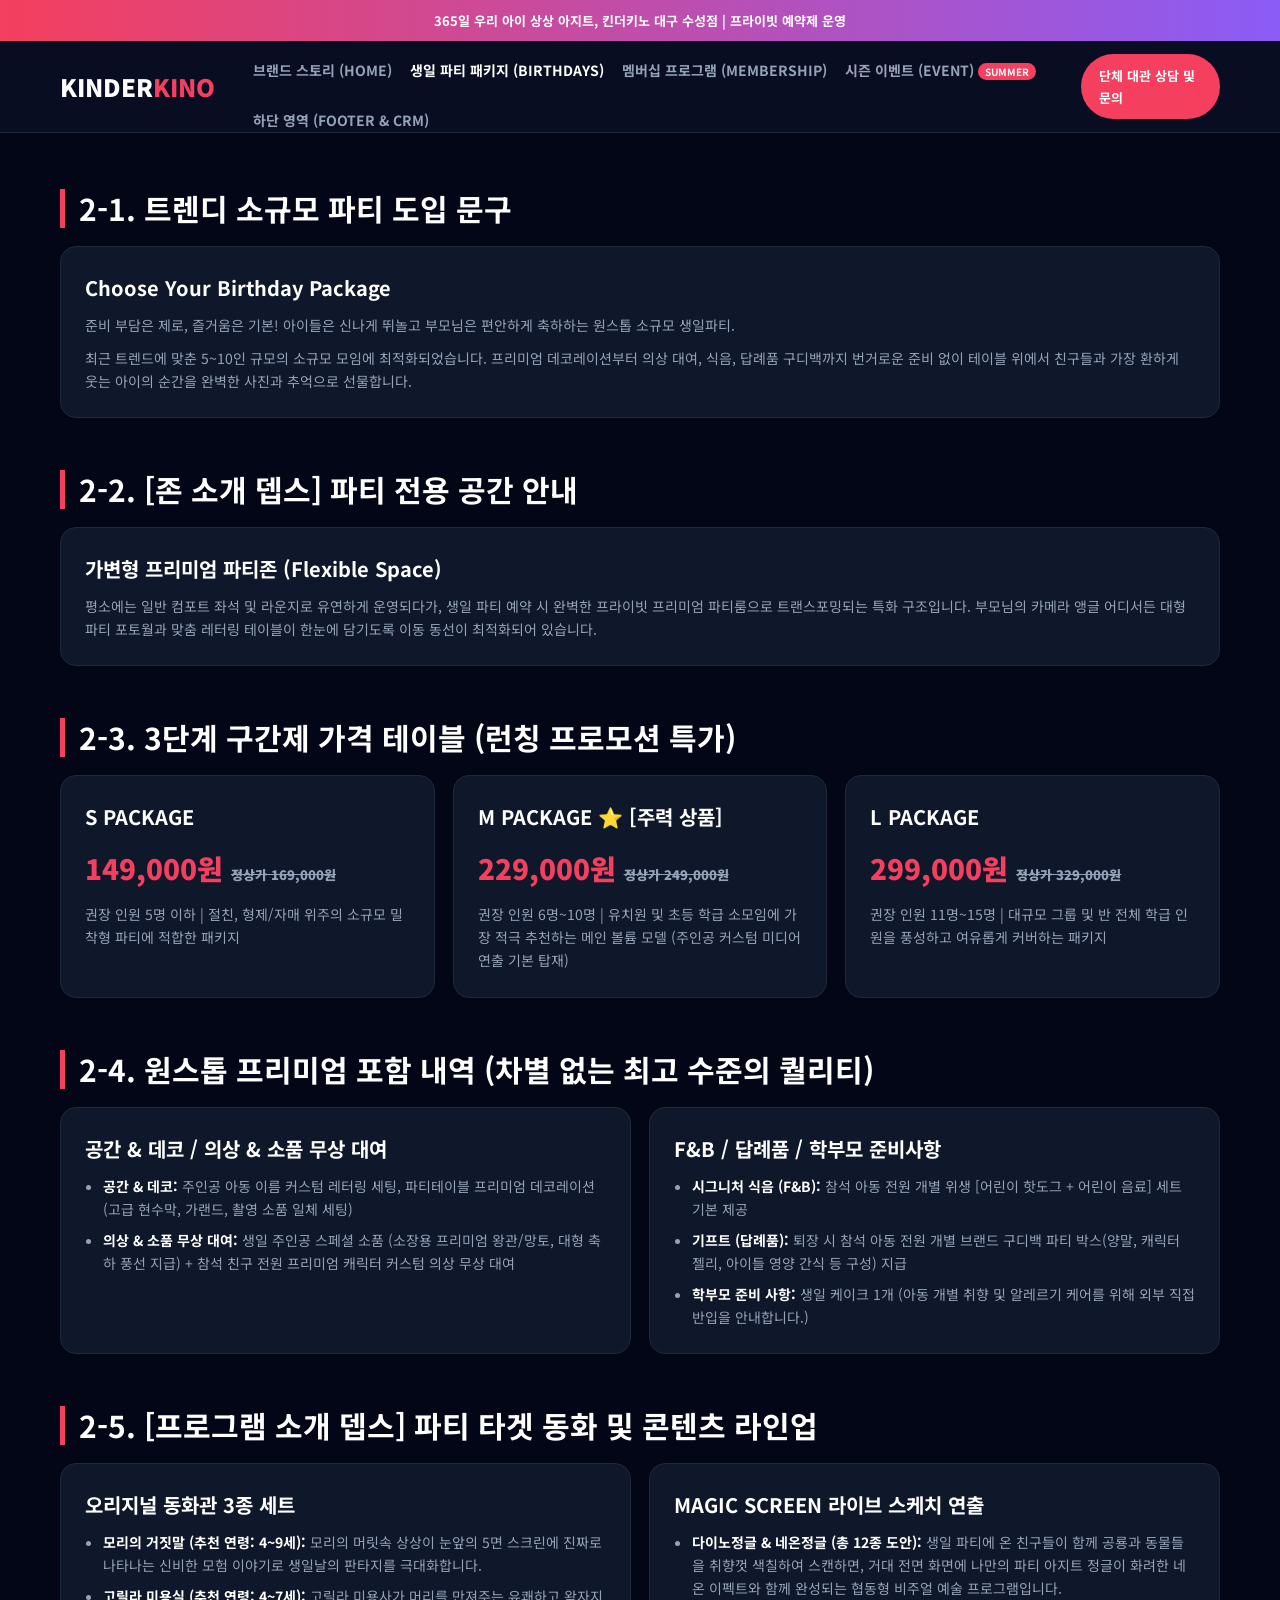
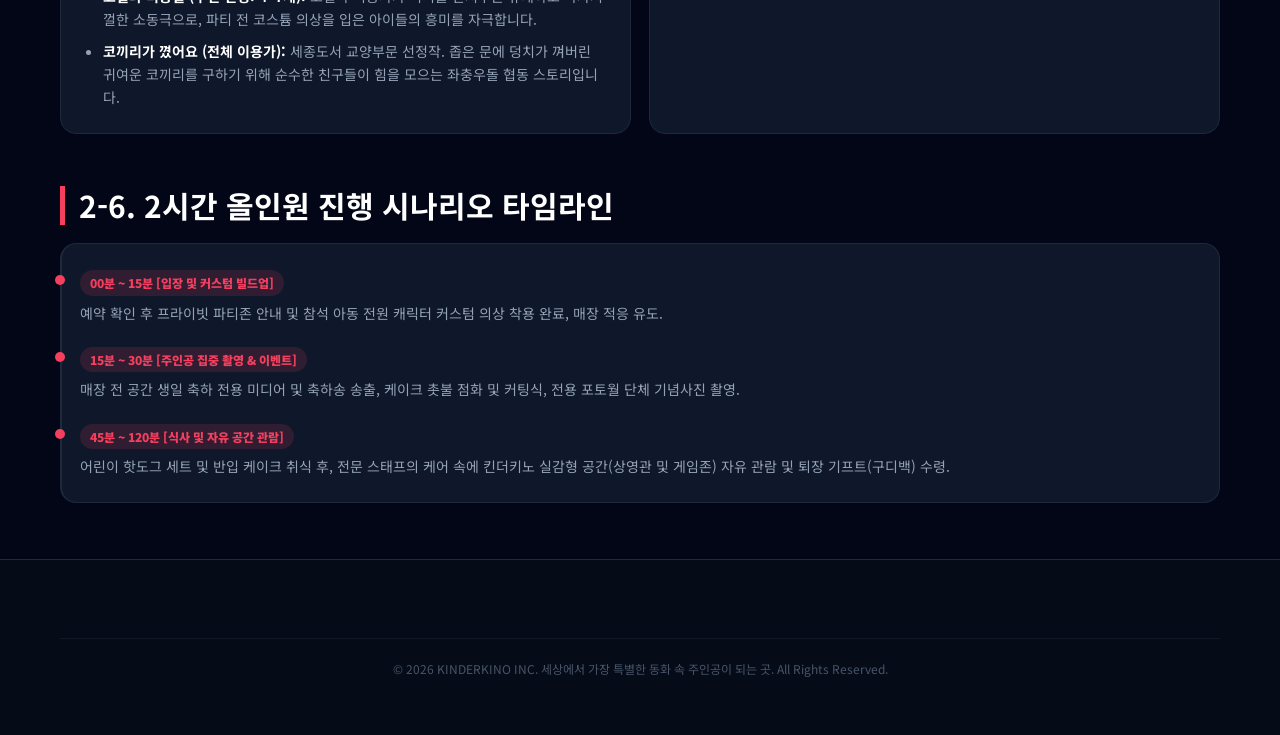
<file: KinderKino_Website_Preview/birthdays.html>
<!DOCTYPE html>
<html lang="ko">
<head>
  <meta charset="UTF-8" />
  <meta name="viewport" content="width=device-width, initial-scale=1.0" />
  <title>KINDERKINO - 생일 파티 패키지</title>
  <link rel="stylesheet" href="https://cdnjs.cloudflare.com/ajax/libs/font-awesome/6.5.1/css/all.min.css" />
  <link href="https://fonts.googleapis.com/css2?family=Inter:wght@400;700;900&family=Noto+Sans+KR:wght@300;400;500;700;900&display=swap" rel="stylesheet" />
  <link rel="stylesheet" href="styles.css" />
  <script defer src="main.js"></script>
</head>
<body>
  <div class="top-ticker">365일 우리 아이 상상 아지트, 킨더키노 대구 수성점 | 프라이빗 예약제 운영</div>
  <header>
    <div class="nav-inner">
      <a class="logo" href="index.html">KINDER<span>KINO</span></a>
      <nav>
        <ul>
          <li><a href="index.html">브랜드 스토리 (HOME)</a></li>
          <li><a class="active" href="birthdays.html">생일 파티 패키지 (BIRTHDAYS)</a></li>
          <li><a href="membership.html">멤버십 프로그램 (MEMBERSHIP)</a></li>
          <li><a href="event.html">시즌 이벤트 (EVENT)<span class="summer-badge">SUMMER</span></a></li>
          <li><a href="inquiry.html">하단 영역 (FOOTER & CRM)</a></li>
        </ul>
      </nav>
      <a class="btn-cta" href="inquiry.html#inbound-anchor">단체 대관 상담 및 문의</a>
    </div>
  </header>

  <main class="container">
    <section class="section">
      <div class="section-header">
        <h2>2-1. 트렌디 소규모 파티 도입 문구</h2>
      </div>
      <article class="panel">
        <h3>Choose Your Birthday Package</h3>
        <p class="copy">준비 부담은 제로, 즐거움은 기본! 아이들은 신나게 뛰놀고 부모님은 편안하게 축하하는 원스톱 소규모 생일파티.</p>
        <p class="copy" style="margin-top:10px;">최근 트렌드에 맞춘 5~10인 규모의 소규모 모임에 최적화되었습니다. 프리미엄 데코레이션부터 의상 대여, 식음, 답례품 구디백까지 번거로운 준비 없이 테이블 위에서 친구들과 가장 환하게 웃는 아이의 순간을 완벽한 사진과 추억으로 선물합니다.</p>
      </article>
    </section>

    <section class="section">
      <div class="section-header">
        <h2>2-2. [존 소개 뎁스] 파티 전용 공간 안내</h2>
      </div>
      <article class="panel">
        <h3>가변형 프리미엄 파티존 (Flexible Space)</h3>
        <p>평소에는 일반 컴포트 좌석 및 라운지로 유연하게 운영되다가, 생일 파티 예약 시 완벽한 프라이빗 프리미엄 파티룸으로 트랜스포밍되는 특화 구조입니다. 부모님의 카메라 앵글 어디서든 대형 파티 포토월과 맞춤 레터링 테이블이 한눈에 담기도록 이동 동선이 최적화되어 있습니다.</p>
      </article>
    </section>

    <section class="section">
      <div class="section-header">
        <h2>2-3. 3단계 구간제 가격 테이블 (런칭 프로모션 특가)</h2>
      </div>
      <div class="grid-3">
        <article class="card">
          <h3>S PACKAGE</h3>
          <span class="price">149,000원 <small>정상가 169,000원</small></span>
          <p>권장 인원 5명 이하 | 절친, 형제/자매 위주의 소규모 밀착형 파티에 적합한 패키지</p>
        </article>
        <article class="card">
          <h3>M PACKAGE ⭐ [주력 상품]</h3>
          <span class="price">229,000원 <small>정상가 249,000원</small></span>
          <p>권장 인원 6명~10명 | 유치원 및 초등 학급 소모임에 가장 적극 추천하는 메인 볼륨 모델 (주인공 커스텀 미디어 연출 기본 탑재)</p>
        </article>
        <article class="card">
          <h3>L PACKAGE</h3>
          <span class="price">299,000원 <small>정상가 329,000원</small></span>
          <p>권장 인원 11명~15명 | 대규모 그룹 및 반 전체 학급 인원을 풍성하고 여유롭게 커버하는 패키지</p>
        </article>
      </div>
    </section>

    <section class="section">
      <div class="section-header">
        <h2>2-4. 원스톱 프리미엄 포함 내역 (차별 없는 최고 수준의 퀄리티)</h2>
      </div>
      <div class="grid-2">
        <article class="panel">
          <h3>공간 & 데코 / 의상 & 소품 무상 대여</h3>
          <ul>
            <li><strong>공간 & 데코:</strong> 주인공 아동 이름 커스텀 레터링 세팅, 파티테이블 프리미엄 데코레이션 (고급 현수막, 가랜드, 촬영 소품 일체 세팅)</li>
            <li><strong>의상 & 소품 무상 대여:</strong> 생일 주인공 스페셜 소품 (소장용 프리미엄 왕관/망토, 대형 축하 풍선 지급) + 참석 친구 전원 프리미엄 캐릭터 커스텀 의상 무상 대여</li>
          </ul>
        </article>
        <article class="panel">
          <h3>F&B / 답례품 / 학부모 준비사항</h3>
          <ul>
            <li><strong>시그니처 식음 (F&B):</strong> 참석 아동 전원 개별 위생 [어린이 핫도그 + 어린이 음료] 세트 기본 제공</li>
            <li><strong>기프트 (답례품):</strong> 퇴장 시 참석 아동 전원 개별 브랜드 구디백 파티 박스(양말, 캐릭터 젤리, 아이들 영양 간식 등 구성) 지급</li>
            <li><strong>학부모 준비 사항:</strong> 생일 케이크 1개 (아동 개별 취향 및 알레르기 케어를 위해 외부 직접 반입을 안내합니다.)</li>
          </ul>
        </article>
      </div>
    </section>

    <section class="section">
      <div class="section-header">
        <h2>2-5. [프로그램 소개 뎁스] 파티 타겟 동화 및 콘텐츠 라인업</h2>
      </div>
      <div class="grid-2">
        <article class="panel">
          <h3>오리지널 동화관 3종 세트</h3>
          <ul>
            <li><strong>모리의 거짓말 (추천 연령: 4~9세):</strong> 모리의 머릿속 상상이 눈앞의 5면 스크린에 진짜로 나타나는 신비한 모험 이야기로 생일날의 판타지를 극대화합니다.</li>
            <li><strong>고릴라 미용실 (추천 연령: 4~7세):</strong> 고릴라 미용사가 머리를 만져주는 유쾌하고 왁자지껄한 소동극으로, 파티 전 코스튬 의상을 입은 아이들의 흥미를 자극합니다.</li>
            <li><strong>코끼리가 꼈어요 (전체 이용가):</strong> 세종도서 교양부문 선정작. 좁은 문에 덩치가 껴버린 귀여운 코끼리를 구하기 위해 순수한 친구들이 힘을 모으는 좌충우돌 협동 스토리입니다.</li>
          </ul>
        </article>
        <article class="panel">
          <h3>MAGIC SCREEN 라이브 스케치 연출</h3>
          <ul>
            <li><strong>다이노정글 & 네온정글 (총 12종 도안):</strong> 생일 파티에 온 친구들이 함께 공룡과 동물들을 취향껏 색칠하여 스캔하면, 거대 전면 화면에 나만의 파티 아지트 정글이 화려한 네온 이펙트와 함께 완성되는 협동형 비주얼 예술 프로그램입니다.</li>
          </ul>
        </article>
      </div>
    </section>

    <section class="section">
      <div class="section-header">
        <h2>2-6. 2시간 올인원 진행 시나리오 타임라인</h2>
      </div>
      <div class="panel timeline">
        <div class="timeline-item">
          <span class="time-badge">00분 ~ 15분 [입장 및 커스텀 빌드업]</span>
          <p>예약 확인 후 프라이빗 파티존 안내 및 참석 아동 전원 캐릭터 커스텀 의상 착용 완료, 매장 적응 유도.</p>
        </div>
        <div class="timeline-item">
          <span class="time-badge">15분 ~ 30분 [주인공 집중 촬영 & 이벤트]</span>
          <p>매장 전 공간 생일 축하 전용 미디어 및 축하송 송출, 케이크 촛불 점화 및 커팅식, 전용 포토월 단체 기념사진 촬영.</p>
        </div>
        <div class="timeline-item">
          <span class="time-badge">45분 ~ 120분 [식사 및 자유 공간 관람]</span>
          <p>어린이 핫도그 세트 및 반입 케이크 취식 후, 전문 스태프의 케어 속에 킨더키노 실감형 공간(상영관 및 게임존) 자유 관람 및 퇴장 기프트(구디백) 수령.</p>
        </div>
      </div>
    </section>
  </main>

  <footer>
    <div class="container">
      <div class="footer-copy">© 2026 KINDERKINO INC. 세상에서 가장 특별한 동화 속 주인공이 되는 곳. All Rights Reserved.</div>
    </div>
  </footer>
</body>
</html>
</file>
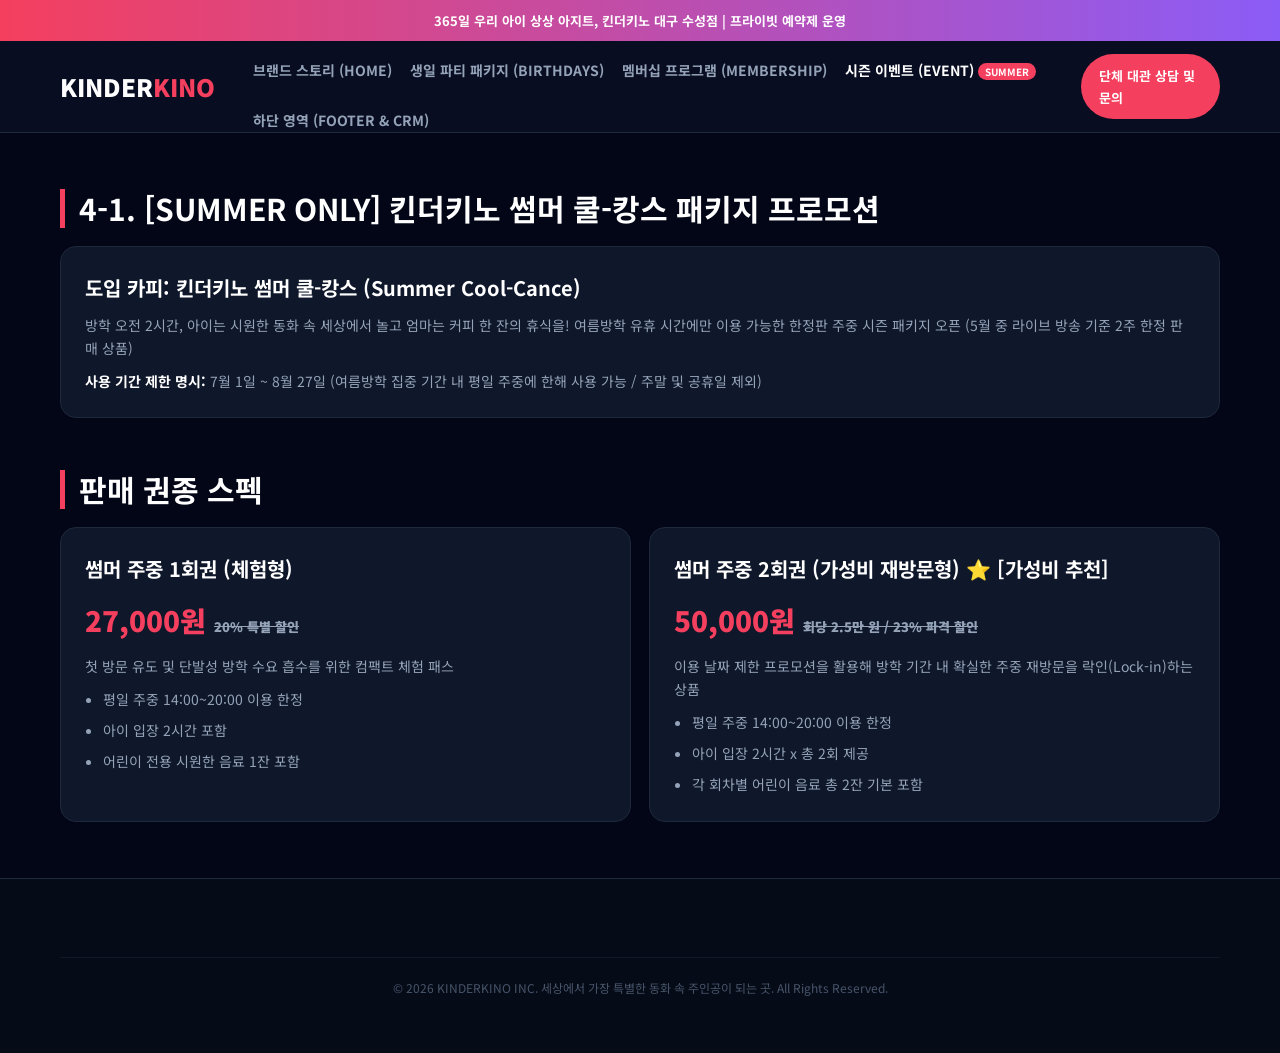
<file: KinderKino_Website_Preview/event.html>
<!DOCTYPE html>
<html lang="ko">
<head>
  <meta charset="UTF-8" />
  <meta name="viewport" content="width=device-width, initial-scale=1.0" />
  <title>KINDERKINO - 시즌 이벤트</title>
  <link rel="stylesheet" href="https://cdnjs.cloudflare.com/ajax/libs/font-awesome/6.5.1/css/all.min.css" />
  <link href="https://fonts.googleapis.com/css2?family=Inter:wght@400;700;900&family=Noto+Sans+KR:wght@300;400;500;700;900&display=swap" rel="stylesheet" />
  <link rel="stylesheet" href="styles.css" />
</head>
<body>
  <div class="top-ticker">365일 우리 아이 상상 아지트, 킨더키노 대구 수성점 | 프라이빗 예약제 운영</div>
  <header>
    <div class="nav-inner">
      <a class="logo" href="index.html">KINDER<span>KINO</span></a>
      <nav>
        <ul>
          <li><a href="index.html">브랜드 스토리 (HOME)</a></li>
          <li><a href="birthdays.html">생일 파티 패키지 (BIRTHDAYS)</a></li>
          <li><a href="membership.html">멤버십 프로그램 (MEMBERSHIP)</a></li>
          <li><a class="active" href="event.html">시즌 이벤트 (EVENT)<span class="summer-badge">SUMMER</span></a></li>
          <li><a href="inquiry.html">하단 영역 (FOOTER & CRM)</a></li>
        </ul>
      </nav>
      <a class="btn-cta" href="inquiry.html#inbound-anchor">단체 대관 상담 및 문의</a>
    </div>
  </header>

  <main class="container">
    <section class="section">
      <div class="section-header">
        <h2>4-1. [SUMMER ONLY] 킨더키노 썸머 쿨-캉스 패키지 프로모션</h2>
      </div>
      <article class="panel">
        <h3>도입 카피: 킨더키노 썸머 쿨-캉스 (Summer Cool-Cance)</h3>
        <p>방학 오전 2시간, 아이는 시원한 동화 속 세상에서 놀고 엄마는 커피 한 잔의 휴식을! 여름방학 유휴 시간에만 이용 가능한 한정판 주중 시즌 패키지 오픈 (5월 중 라이브 방송 기준 2주 한정 판매 상품)</p>
        <p style="margin-top:10px;"><strong>사용 기간 제한 명시:</strong> 7월 1일 ~ 8월 27일 (여름방학 집중 기간 내 평일 주중에 한해 사용 가능 / 주말 및 공휴일 제외)</p>
      </article>
    </section>

    <section class="section">
      <div class="section-header">
        <h2>판매 권종 스펙</h2>
      </div>
      <div class="grid-2">
        <article class="card">
          <h3>썸머 주중 1회권 (체험형)</h3>
          <span class="price">27,000원 <small>20% 특별 할인</small></span>
          <p>첫 방문 유도 및 단발성 방학 수요 흡수를 위한 컴팩트 체험 패스</p>
          <ul>
            <li>평일 주중 14:00~20:00 이용 한정</li>
            <li>아이 입장 2시간 포함</li>
            <li>어린이 전용 시원한 음료 1잔 포함</li>
          </ul>
        </article>
        <article class="card">
          <h3>썸머 주중 2회권 (가성비 재방문형) ⭐ [가성비 추천]</h3>
          <span class="price">50,000원 <small>회당 2.5만 원 / 23% 파격 할인</small></span>
          <p>이용 날짜 제한 프로모션을 활용해 방학 기간 내 확실한 주중 재방문을 락인(Lock-in)하는 상품</p>
          <ul>
            <li>평일 주중 14:00~20:00 이용 한정</li>
            <li>아이 입장 2시간 x 총 2회 제공</li>
            <li>각 회차별 어린이 음료 총 2잔 기본 포함</li>
          </ul>
        </article>
      </div>
    </section>
  </main>

  <footer>
    <div class="container">
      <div class="footer-copy">© 2026 KINDERKINO INC. 세상에서 가장 특별한 동화 속 주인공이 되는 곳. All Rights Reserved.</div>
    </div>
  </footer>
</body>
</html>
</file>
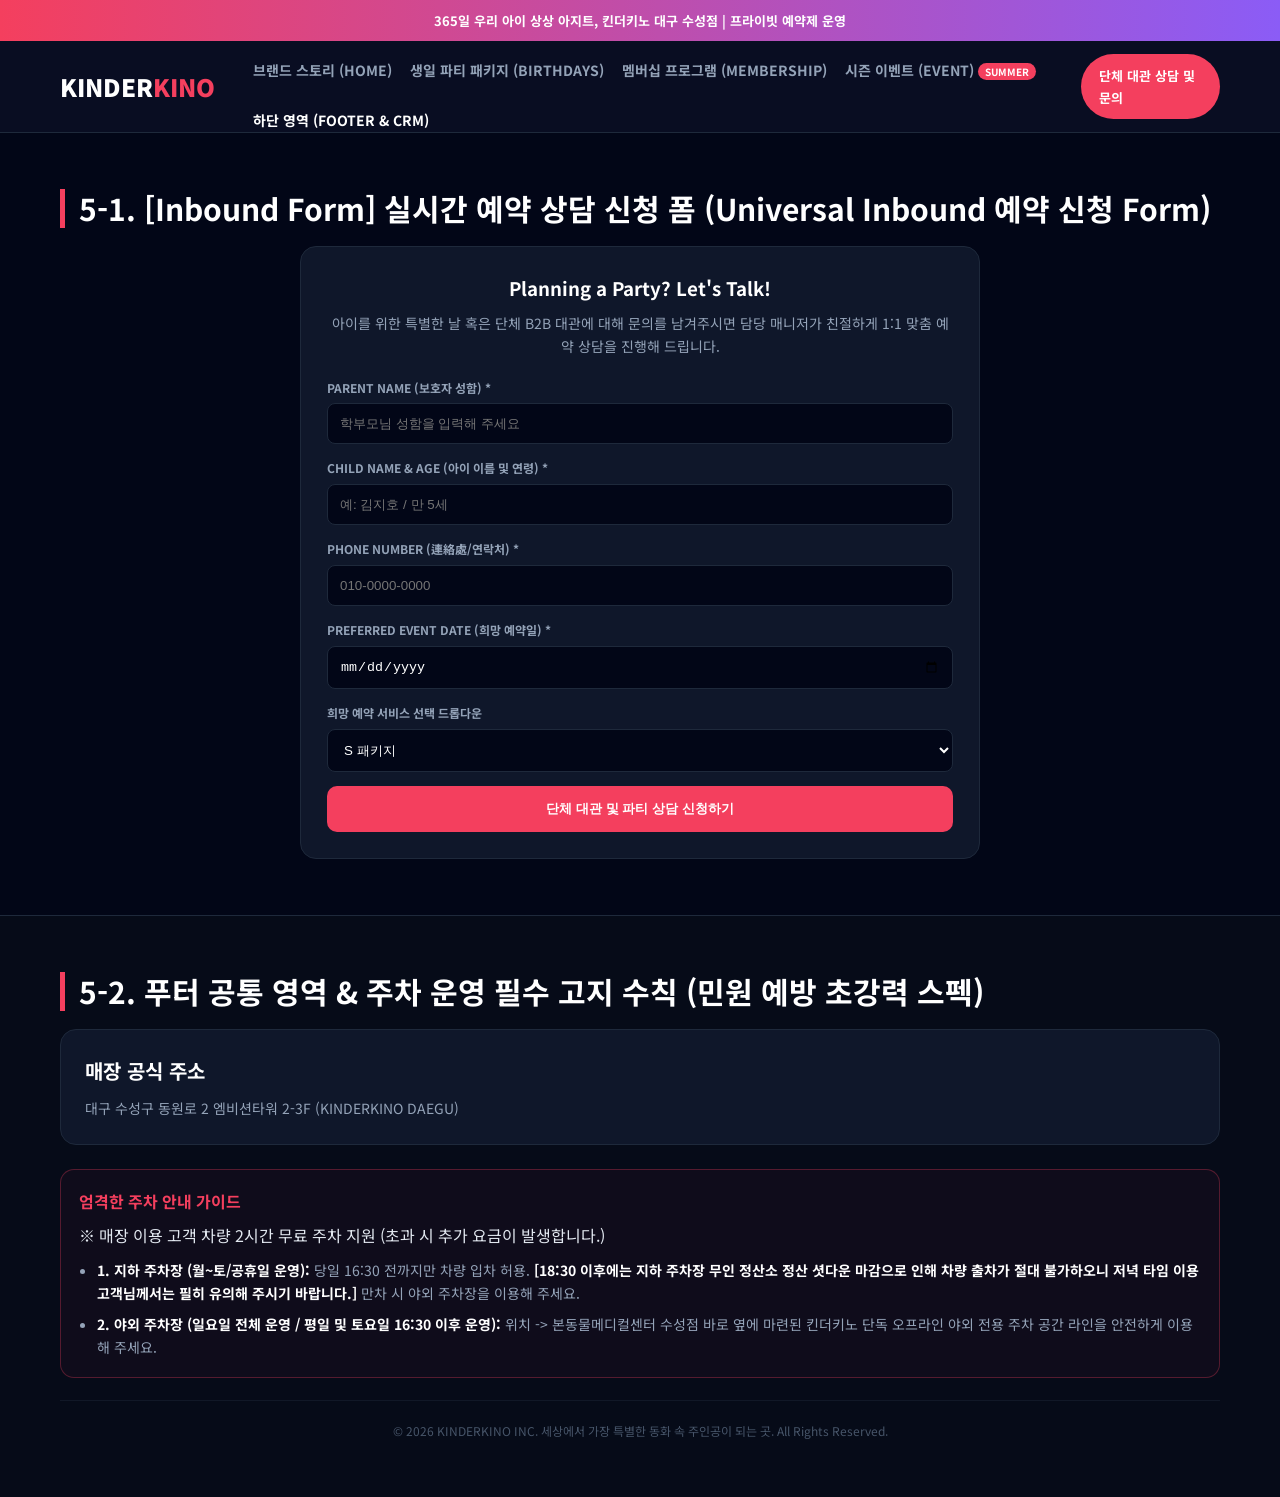
<file: KinderKino_Website_Preview/inquiry.html>
<!DOCTYPE html>
<html lang="ko">
<head>
  <meta charset="UTF-8" />
  <meta name="viewport" content="width=device-width, initial-scale=1.0" />
  <title>KINDERKINO - 하단 영역 (FOOTER & CRM)</title>
  <link rel="stylesheet" href="https://cdnjs.cloudflare.com/ajax/libs/font-awesome/6.5.1/css/all.min.css" />
  <link href="https://fonts.googleapis.com/css2?family=Inter:wght@400;700;900&family=Noto+Sans+KR:wght@300;400;500;700;900&display=swap" rel="stylesheet" />
  <link rel="stylesheet" href="styles.css" />
</head>
<body>
  <div class="top-ticker">365일 우리 아이 상상 아지트, 킨더키노 대구 수성점 | 프라이빗 예약제 운영</div>
  <header>
    <div class="nav-inner">
      <a class="logo" href="index.html">KINDER<span>KINO</span></a>
      <nav>
        <ul>
          <li><a href="index.html">브랜드 스토리 (HOME)</a></li>
          <li><a href="birthdays.html">생일 파티 패키지 (BIRTHDAYS)</a></li>
          <li><a href="membership.html">멤버십 프로그램 (MEMBERSHIP)</a></li>
          <li><a href="event.html">시즌 이벤트 (EVENT)<span class="summer-badge">SUMMER</span></a></li>
          <li><a class="active" href="inquiry.html">하단 영역 (FOOTER & CRM)</a></li>
        </ul>
      </nav>
      <a class="btn-cta" href="#inbound-anchor">단체 대관 상담 및 문의</a>
    </div>
  </header>

  <main class="container" id="inbound-anchor">
    <section class="section">
      <div class="section-header">
        <h2>5-1. [Inbound Form] 실시간 예약 상담 신청 폼 (Universal Inbound 예약 신청 Form)</h2>
      </div>
      <div class="form-wrap">
        <h3 style="text-align:center; color:#fff;">Planning a Party? Let's Talk!</h3>
        <p style="text-align:center; margin:8px 0 20px;" class="copy">아이를 위한 특별한 날 혹은 단체 B2B 대관에 대해 문의를 남겨주시면 담당 매니저가 친절하게 1:1 맞춤 예약 상담을 진행해 드립니다.</p>
        <form onsubmit="event.preventDefault(); alert('단체 대관 및 파티 상담 신청이 접수되었습니다.');">
          <label>PARENT NAME (보호자 성함) *</label>
          <input type="text" placeholder="학부모님 성함을 입력해 주세요" required />

          <label>CHILD NAME & AGE (아이 이름 및 연령) *</label>
          <input type="text" placeholder="예: 김지호 / 만 5세" required />

          <label>PHONE NUMBER (連絡處/연락처) *</label>
          <input type="tel" placeholder="010-0000-0000" required />

          <label>PREFERRED EVENT DATE (희망 예약일) *</label>
          <input type="date" required />

          <label>희망 예약 서비스 선택 드롭다운</label>
          <select>
            <option>S 패키지</option>
            <option>M 패키지</option>
            <option>L 패키지</option>
            <option>B2B 단체 대관</option>
          </select>

          <button class="submit" type="submit">단체 대관 및 파티 상담 신청하기</button>
        </form>
      </div>
    </section>
  </main>

  <footer>
    <div class="container">
      <div class="section-header">
        <h2>5-2. 푸터 공통 영역 & 주차 운영 필수 고지 수칙 (민원 예방 초강력 스펙)</h2>
      </div>
      <article class="panel">
        <h3>매장 공식 주소</h3>
        <p>대구 수성구 동원로 2 엠비션타워 2-3F (KINDERKINO DAEGU)</p>
      </article>

      <article class="parking">
        <h4>엄격한 주차 안내 가이드</h4>
        <p>※ 매장 이용 고객 차량 2시간 무료 주차 지원 (초과 시 추가 요금이 발생합니다.)</p>
        <ul>
          <li><strong>1. 지하 주차장 (월~토/공휴일 운영):</strong> 당일 16:30 전까지만 차량 입차 허용. <strong>[18:30 이후에는 지하 주차장 무인 정산소 정산 셧다운 마감으로 인해 차량 출차가 절대 불가하오니 저녁 타임 이용 고객님께서는 필히 유의해 주시기 바랍니다.]</strong> 만차 시 야외 주차장을 이용해 주세요.</li>
          <li><strong>2. 야외 주차장 (일요일 전체 운영 / 평일 및 토요일 16:30 이후 운영):</strong> 위치 -> 본동물메디컬센터 수성점 바로 옆에 마련된 킨더키노 단독 오프라인 야외 전용 주차 공간 라인을 안전하게 이용해 주세요.</li>
        </ul>
      </article>

      <div class="footer-copy">© 2026 KINDERKINO INC. 세상에서 가장 특별한 동화 속 주인공이 되는 곳. All Rights Reserved.</div>
    </div>
  </footer>
</body>
</html>
</file>
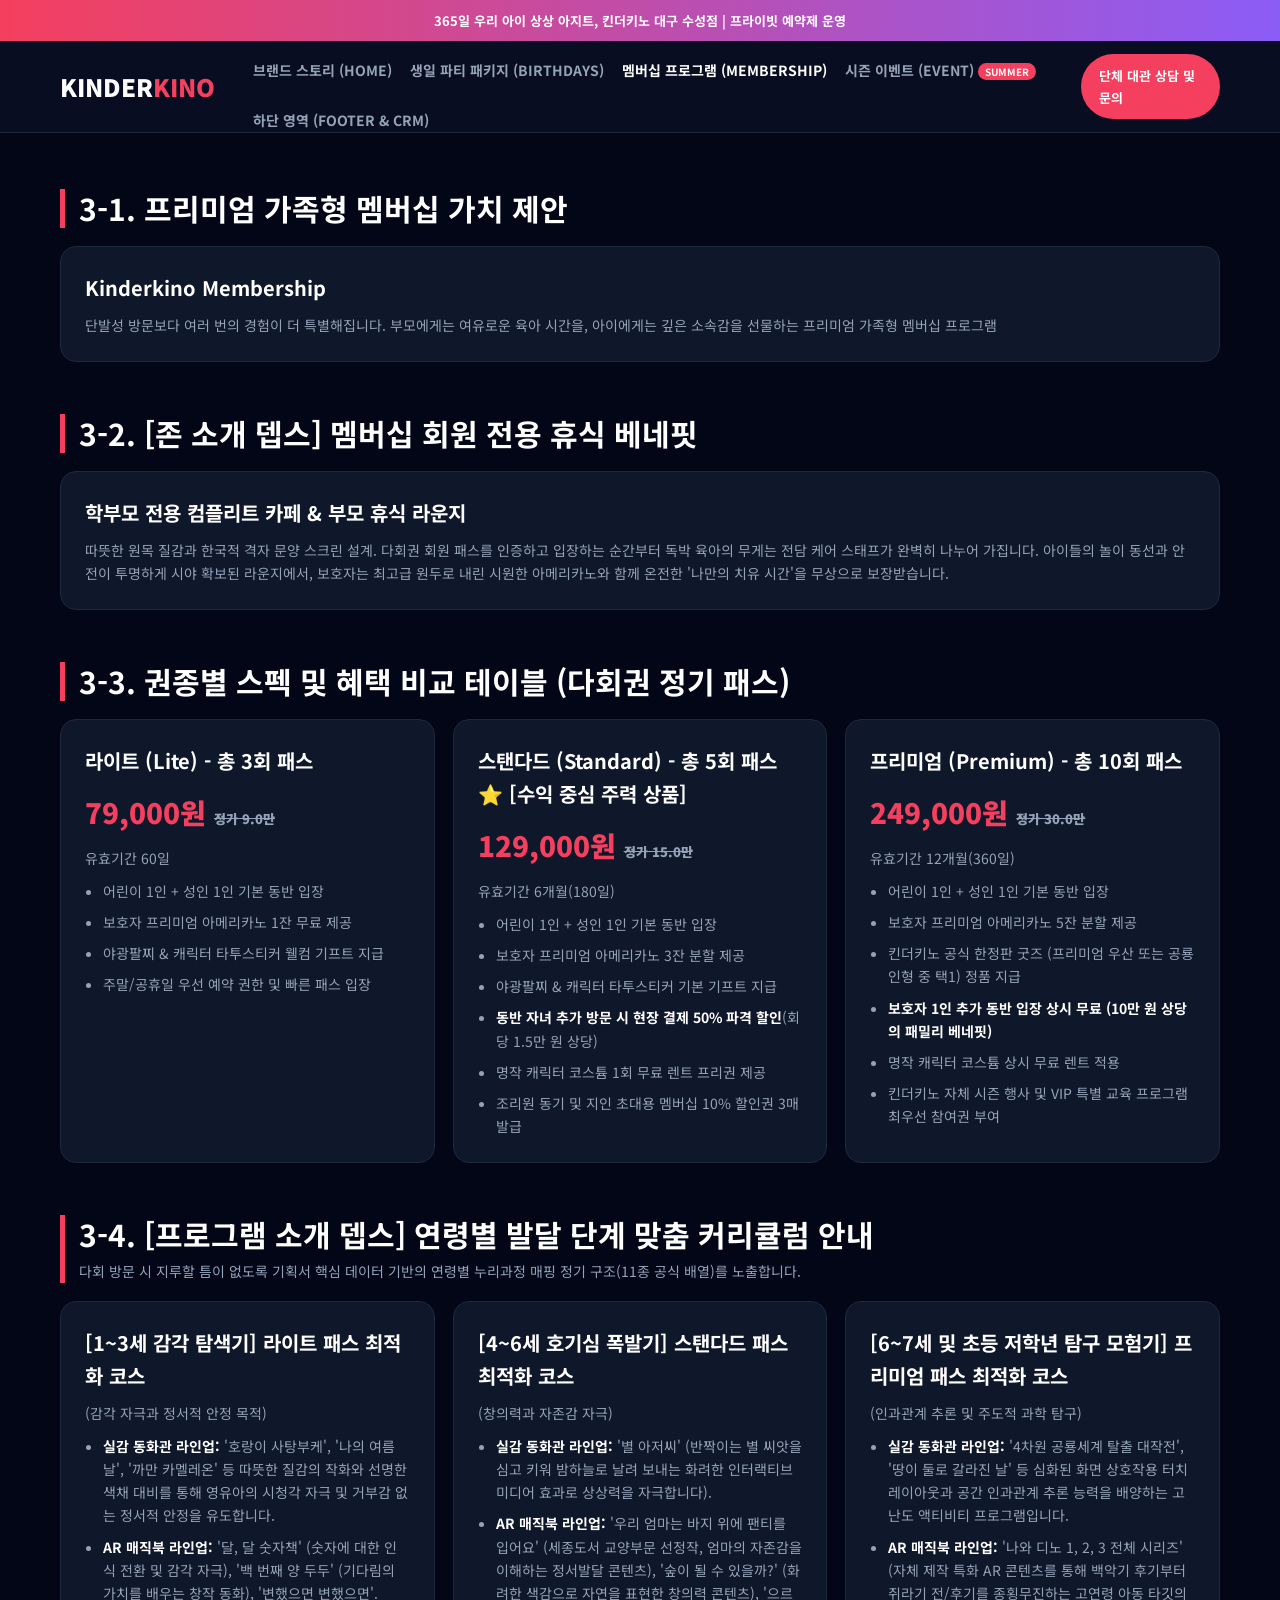
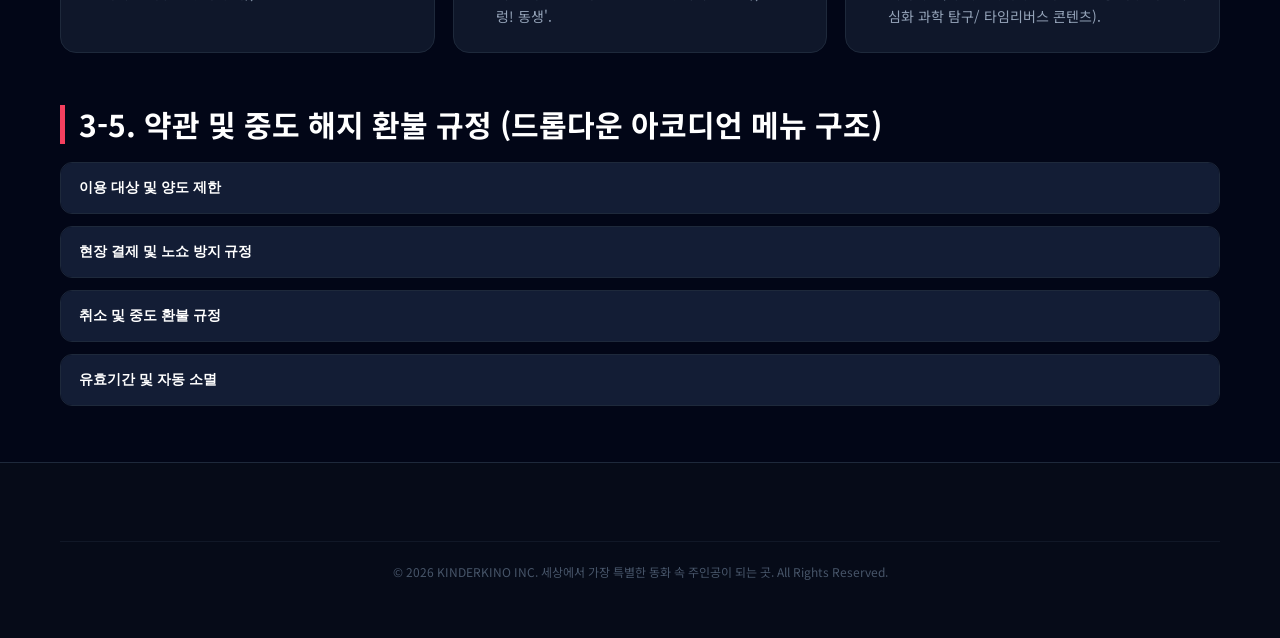
<file: KinderKino_Website_Preview/membership.html>
<!DOCTYPE html>
<html lang="ko">
<head>
  <meta charset="UTF-8" />
  <meta name="viewport" content="width=device-width, initial-scale=1.0" />
  <title>KINDERKINO - 멤버십 프로그램</title>
  <link rel="stylesheet" href="https://cdnjs.cloudflare.com/ajax/libs/font-awesome/6.5.1/css/all.min.css" />
  <link href="https://fonts.googleapis.com/css2?family=Inter:wght@400;700;900&family=Noto+Sans+KR:wght@300;400;500;700;900&display=swap" rel="stylesheet" />
  <link rel="stylesheet" href="styles.css" />
  <script defer src="main.js"></script>
</head>
<body>
  <div class="top-ticker">365일 우리 아이 상상 아지트, 킨더키노 대구 수성점 | 프라이빗 예약제 운영</div>
  <header>
    <div class="nav-inner">
      <a class="logo" href="index.html">KINDER<span>KINO</span></a>
      <nav>
        <ul>
          <li><a href="index.html">브랜드 스토리 (HOME)</a></li>
          <li><a href="birthdays.html">생일 파티 패키지 (BIRTHDAYS)</a></li>
          <li><a class="active" href="membership.html">멤버십 프로그램 (MEMBERSHIP)</a></li>
          <li><a href="event.html">시즌 이벤트 (EVENT)<span class="summer-badge">SUMMER</span></a></li>
          <li><a href="inquiry.html">하단 영역 (FOOTER & CRM)</a></li>
        </ul>
      </nav>
      <a class="btn-cta" href="inquiry.html#inbound-anchor">단체 대관 상담 및 문의</a>
    </div>
  </header>

  <main class="container">
    <section class="section">
      <div class="section-header">
        <h2>3-1. 프리미엄 가족형 멤버십 가치 제안</h2>
      </div>
      <article class="panel">
        <h3>Kinderkino Membership</h3>
        <p>단발성 방문보다 여러 번의 경험이 더 특별해집니다. 부모에게는 여유로운 육아 시간을, 아이에게는 깊은 소속감을 선물하는 프리미엄 가족형 멤버십 프로그램</p>
      </article>
    </section>

    <section class="section">
      <div class="section-header">
        <h2>3-2. [존 소개 뎁스] 멤버십 회원 전용 휴식 베네핏</h2>
      </div>
      <article class="panel">
        <h3>학부모 전용 컴플리트 카페 & 부모 휴식 라운지</h3>
        <p>따뜻한 원목 질감과 한국적 격자 문양 스크린 설계. 다회권 회원 패스를 인증하고 입장하는 순간부터 독박 육아의 무게는 전담 케어 스태프가 완벽히 나누어 가집니다. 아이들의 놀이 동선과 안전이 투명하게 시야 확보된 라운지에서, 보호자는 최고급 원두로 내린 시원한 아메리카노와 함께 온전한 '나만의 치유 시간'을 무상으로 보장받습니다.</p>
      </article>
    </section>

    <section class="section">
      <div class="section-header">
        <h2>3-3. 권종별 스펙 및 혜택 비교 테이블 (다회권 정기 패스)</h2>
      </div>
      <div class="grid-3">
        <article class="card">
          <h3>라이트 (Lite) - 총 3회 패스</h3>
          <span class="price">79,000원 <small>정가 9.0만</small></span>
          <p>유효기간 60일</p>
          <ul>
            <li>어린이 1인 + 성인 1인 기본 동반 입장</li>
            <li>보호자 프리미엄 아메리카노 1잔 무료 제공</li>
            <li>야광팔찌 & 캐릭터 타투스티커 웰컴 기프트 지급</li>
            <li>주말/공휴일 우선 예약 권한 및 빠른 패스 입장</li>
          </ul>
        </article>
        <article class="card">
          <h3>스탠다드 (Standard) - 총 5회 패스 ⭐ [수익 중심 주력 상품]</h3>
          <span class="price">129,000원 <small>정가 15.0만</small></span>
          <p>유효기간 6개월(180일)</p>
          <ul>
            <li>어린이 1인 + 성인 1인 기본 동반 입장</li>
            <li>보호자 프리미엄 아메리카노 3잔 분할 제공</li>
            <li>야광팔찌 & 캐릭터 타투스티커 기본 기프트 지급</li>
            <li><strong>동반 자녀 추가 방문 시 현장 결제 50% 파격 할인</strong>(회당 1.5만 원 상당)</li>
            <li>명작 캐릭터 코스튬 1회 무료 렌트 프리권 제공</li>
            <li>조리원 동기 및 지인 초대용 멤버십 10% 할인권 3매 발급</li>
          </ul>
        </article>
        <article class="card">
          <h3>프리미엄 (Premium) - 총 10회 패스</h3>
          <span class="price">249,000원 <small>정가 30.0만</small></span>
          <p>유효기간 12개월(360일)</p>
          <ul>
            <li>어린이 1인 + 성인 1인 기본 동반 입장</li>
            <li>보호자 프리미엄 아메리카노 5잔 분할 제공</li>
            <li>킨더키노 공식 한정판 굿즈 (프리미엄 우산 또는 공룡 인형 중 택1) 정품 지급</li>
            <li><strong>보호자 1인 추가 동반 입장 상시 무료 (10만 원 상당의 패밀리 베네핏)</strong></li>
            <li>명작 캐릭터 코스튬 상시 무료 렌트 적용</li>
            <li>킨더키노 자체 시즌 행사 및 VIP 특별 교육 프로그램 최우선 참여권 부여</li>
          </ul>
        </article>
      </div>
    </section>

    <section class="section">
      <div class="section-header">
        <h2>3-4. [프로그램 소개 뎁스] 연령별 발달 단계 맞춤 커리큘럼 안내</h2>
        <p>다회 방문 시 지루할 틈이 없도록 기획서 핵심 데이터 기반의 연령별 누리과정 매핑 정기 구조(11종 공식 배열)를 노출합니다.</p>
      </div>
      <div class="grid-3">
        <article class="panel">
          <h3>[1~3세 감각 탐색기] 라이트 패스 최적화 코스</h3>
          <p>(감각 자극과 정서적 안정 목적)</p>
          <ul>
            <li><strong>실감 동화관 라인업:</strong> '호랑이 사탕부케', '나의 여름날', '까만 카멜레온' 등 따뜻한 질감의 작화와 선명한 색채 대비를 통해 영유아의 시청각 자극 및 거부감 없는 정서적 안정을 유도합니다.</li>
            <li><strong>AR 매직북 라인업:</strong> '달, 달 숫자책' (숫자에 대한 인식 전환 및 감각 자극), '백 번째 양 두두' (기다림의 가치를 배우는 창작 동화), '변했으면 변했으면'.</li>
          </ul>
        </article>
        <article class="panel">
          <h3>[4~6세 호기심 폭발기] 스탠다드 패스 최적화 코스</h3>
          <p>(창의력과 자존감 자극)</p>
          <ul>
            <li><strong>실감 동화관 라인업:</strong> '별 아저씨' (반짝이는 별 씨앗을 심고 키워 밤하늘로 날려 보내는 화려한 인터랙티브 미디어 효과로 상상력을 자극합니다).</li>
            <li><strong>AR 매직북 라인업:</strong> '우리 엄마는 바지 위에 팬티를 입어요' (세종도서 교양부문 선정작, 엄마의 자존감을 이해하는 정서발달 콘텐츠), '숲이 될 수 있을까?' (화려한 색감으로 자연을 표현한 창의력 콘텐츠), '으르렁! 동생'.</li>
          </ul>
        </article>
        <article class="panel">
          <h3>[6~7세 및 초등 저학년 탐구 모험기] 프리미엄 패스 최적화 코스</h3>
          <p>(인과관계 추론 및 주도적 과학 탐구)</p>
          <ul>
            <li><strong>실감 동화관 라인업:</strong> '4차원 공룡세계 탈출 대작전', '땅이 둘로 갈라진 날' 등 심화된 화면 상호작용 터치 레이아웃과 공간 인과관계 추론 능력을 배양하는 고난도 액티비티 프로그램입니다.</li>
            <li><strong>AR 매직북 라인업:</strong> '나와 디노 1, 2, 3 전체 시리즈' (자체 제작 특화 AR 콘텐츠를 통해 백악기 후기부터 쥐라기 전/후기를 종횡무진하는 고연령 아동 타깃의 심화 과학 탐구/ 타임리버스 콘텐츠).</li>
          </ul>
        </article>
      </div>
    </section>

    <section class="section">
      <div class="section-header">
        <h2>3-5. 약관 및 중도 해지 환불 규정 (드롭다운 아코디언 메뉴 구조)</h2>
      </div>
      <article class="accordion-item">
        <button class="accordion-header" onclick="toggleAccordion(this)">이용 대상 및 양도 제한</button>
        <div class="accordion-content">본 멤버십 다회권은 구매 고객 본인의 직계가족(자녀 및 부모)에 한해 통합 사용이 가능합니다. 타인 대여, 양도, 모바일 캡처본 공유, 중고 마켓 재판매는 전산 시스템상 절대 불가하며 일치하지 않을 시 입장이 제한될 수 있습니다.</div>
      </article>
      <article class="accordion-item">
        <button class="accordion-header" onclick="toggleAccordion(this)">현장 결제 및 노쇼 방지 규정</button>
        <div class="accordion-content">동반 자녀 할인 등 추가 혜택은 당일 멤버십 회차가 정상 차감되는 입장에 한해 동시 적용됩니다. 주말/공휴일은 네이버 사전 예약 고객이 최우선이며, 사전 예약 후 미방문(노쇼) 시 당일 회차가 자동 차감되어 복구되지 않습니다. (변경 및 취소는 타 예약자를 위해 최소 2시간 전 완료 필수)</div>
      </article>
      <article class="accordion-item">
        <button class="accordion-header" onclick="toggleAccordion(this)">취소 및 중도 환불 규정</button>
        <div class="accordion-content">구매 후 미사용 7일 이내는 100% 전액 환불 가능합니다. 단, 1회라도 개시(방문 바코드 최초 인증) 시 온라인 취소가 불가능하며 매장 자체 중도 해지 규정이 엄격히 적용됩니다.<br><br><strong>[중도 해지 환불 산식]</strong><br>환불금 = 결제 금액 - (이용한 횟수 × 오프라인 1회 정상가 30,000원) - 위약금(결제 금액의 10%)<br><br>※ 지급된 웰컴 세트/기프트/한정판 굿즈 개봉 및 서비스 음료 이용 시 해당 실비가 추가 공제됩니다. (스탠다드 5회권 기준 3회 이상 사용 시 정상가 역산에 따라 환불 잔액이 존재하지 않습니다.)</div>
      </article>
      <article class="accordion-item">
        <button class="accordion-header" onclick="toggleAccordion(this)">유효기간 및 자동 소멸</button>
        <div class="accordion-content">유효기간(라이트 60일 / 스탠다드 180일 / 프리미엄 360일)은 현장 첫 방문(바코드 최초 인증일)으로부터 카운트되며, 만료된 잔여 회차는 시스템상 자동 소멸 처리되어 이월되지 않습니다.</div>
      </article>
    </section>
  </main>

  <footer>
    <div class="container">
      <div class="footer-copy">© 2026 KINDERKINO INC. 세상에서 가장 특별한 동화 속 주인공이 되는 곳. All Rights Reserved.</div>
    </div>
  </footer>
</body>
</html>
</file>
<file: KinderKino_Website_Preview/styles.css>
:root {
  --indigo: #0a0f24;
  --purple: #8b5cf6;
  --pink: #f43f5e;
  --bg: #020617;
  --card: #0f172a;
  --border: #1e293b;
  --muted: #94a3b8;
  --light: #f8fafc;
}

* {
  box-sizing: border-box;
  margin: 0;
  padding: 0;
}

body {
  font-family: "Noto Sans KR", "Inter", sans-serif;
  background: var(--bg);
  color: #e2e8f0;
  line-height: 1.65;
}

.top-ticker {
  background: linear-gradient(90deg, var(--pink), var(--purple));
  color: #fff;
  text-align: center;
  padding: 10px 16px;
  font-size: 13px;
  font-weight: 700;
}

header {
  position: sticky;
  top: 0;
  z-index: 100;
  background: rgba(10, 15, 36, 0.92);
  backdrop-filter: blur(8px);
  border-bottom: 1px solid var(--border);
}

.nav-inner {
  max-width: 1200px;
  margin: 0 auto;
  min-height: 82px;
  padding: 0 20px;
  display: flex;
  align-items: center;
  justify-content: space-between;
  gap: 20px;
}

.logo {
  color: #fff;
  text-decoration: none;
  font-weight: 900;
  font-size: 24px;
}

.logo span {
  color: var(--pink);
}

nav ul {
  list-style: none;
  display: flex;
  flex-wrap: wrap;
  align-items: center;
  gap: 18px;
}

nav a {
  color: var(--muted);
  text-decoration: none;
  font-size: 14px;
  font-weight: 700;
}

nav a.active,
nav a:hover {
  color: #fff;
}

.summer-badge {
  background: var(--pink);
  color: #fff;
  font-size: 10px;
  border-radius: 999px;
  padding: 1px 7px;
  margin-left: 4px;
}

.btn-cta {
  border: 0;
  background: var(--pink);
  color: #fff;
  font-weight: 700;
  border-radius: 999px;
  padding: 11px 18px;
  font-size: 13px;
  text-decoration: none;
}

.container {
  max-width: 1200px;
  margin: 0 auto;
  padding: 56px 20px;
}

.hero {
  border-bottom: 1px solid var(--border);
  background: linear-gradient(180deg, #0a0f24 0%, #020617 100%);
}

.hero .container {
  padding-top: 80px;
  padding-bottom: 76px;
}

.eng-slug {
  display: inline-block;
  color: var(--purple);
  font-size: 13px;
  font-weight: 900;
  letter-spacing: 0.08em;
  margin-bottom: 12px;
}

h1 {
  color: #fff;
  font-size: 38px;
  line-height: 1.28;
  margin-bottom: 18px;
}

.lead {
  color: var(--muted);
  font-size: 15px;
  background: rgba(255, 255, 255, 0.02);
  border: 1px solid rgba(255, 255, 255, 0.08);
  border-radius: 14px;
  padding: 24px;
}

.section {
  margin-top: 52px;
}

.section:first-of-type {
  margin-top: 0;
}

.section-header {
  border-left: 5px solid var(--pink);
  padding-left: 14px;
  margin-bottom: 18px;
}

.section-header h2 {
  color: #fff;
  font-size: 30px;
  line-height: 1.3;
}

.section-header p {
  color: var(--muted);
  font-size: 14px;
  margin-top: 6px;
}

.card,
.panel {
  background: var(--card);
  border: 1px solid var(--border);
  border-radius: 16px;
  padding: 24px;
}

.grid-2,
.grid-3 {
  display: grid;
  gap: 18px;
}

.grid-2 {
  grid-template-columns: repeat(2, minmax(0, 1fr));
}

.grid-3 {
  grid-template-columns: repeat(3, minmax(0, 1fr));
}

.card h3,
.panel h3 {
  color: #fff;
  font-size: 20px;
  margin-bottom: 10px;
}

.card p,
.panel p,
li,
.copy {
  color: var(--muted);
  font-size: 14px;
}

ul {
  margin-top: 10px;
  padding-left: 18px;
}

li {
  margin-top: 8px;
}

strong {
  color: #fff;
}

.price {
  display: block;
  color: var(--pink);
  font-size: 28px;
  font-weight: 900;
  margin: 12px 0;
}

.price small {
  color: var(--muted);
  font-size: 13px;
  text-decoration: line-through;
}

.timeline {
  border-left: 2px solid var(--border);
  padding-left: 18px;
  display: grid;
  gap: 20px;
}

.timeline-item {
  position: relative;
}

.timeline-item::before {
  content: "";
  position: absolute;
  left: -25px;
  top: 7px;
  width: 10px;
  height: 10px;
  border-radius: 50%;
  background: var(--pink);
}

.time-badge {
  display: inline-block;
  background: rgba(244, 63, 94, 0.14);
  color: var(--pink);
  border-radius: 999px;
  font-size: 12px;
  font-weight: 900;
  padding: 3px 10px;
  margin-bottom: 6px;
}

.accordion-item {
  border: 1px solid var(--border);
  border-radius: 12px;
  overflow: hidden;
  margin-top: 12px;
}

.accordion-header {
  width: 100%;
  background: #131d35;
  border: 0;
  color: #fff;
  text-align: left;
  padding: 16px 18px;
  font-size: 14px;
  font-weight: 700;
  cursor: pointer;
}

.accordion-content {
  display: none;
  background: var(--card);
  border-top: 1px solid var(--border);
  padding: 18px;
  color: var(--muted);
  font-size: 14px;
}

.form-wrap {
  max-width: 680px;
  margin: 0 auto;
  background: var(--card);
  border: 1px solid var(--border);
  border-radius: 16px;
  padding: 26px;
}

label {
  display: block;
  color: var(--muted);
  font-size: 12px;
  font-weight: 700;
  margin-bottom: 6px;
}

input,
select {
  width: 100%;
  border: 1px solid var(--border);
  background: #020617;
  color: #fff;
  border-radius: 8px;
  padding: 12px;
  margin-bottom: 14px;
}

button.submit {
  width: 100%;
  border: 0;
  border-radius: 10px;
  padding: 14px;
  font-weight: 900;
  background: var(--pink);
  color: #fff;
  cursor: pointer;
}

.parking {
  margin-top: 24px;
  background: rgba(244, 63, 94, 0.04);
  border: 1px solid rgba(244, 63, 94, 0.3);
  border-radius: 14px;
  padding: 18px;
}

.parking h4 {
  color: var(--pink);
  margin-bottom: 8px;
}

footer {
  border-top: 1px solid var(--border);
  background: #060b18;
}

.footer-copy {
  border-top: 1px solid #111827;
  margin-top: 22px;
  padding-top: 20px;
  color: #475569;
  font-size: 12px;
  text-align: center;
}

@media (max-width: 1024px) {
  .grid-3,
  .grid-2 {
    grid-template-columns: 1fr;
  }

  h1 {
    font-size: 31px;
  }

  .section-header h2 {
    font-size: 26px;
  }

  .nav-inner {
    min-height: 92px;
    align-items: flex-start;
    padding-top: 10px;
    padding-bottom: 10px;
    flex-direction: column;
  }
}
</file>
